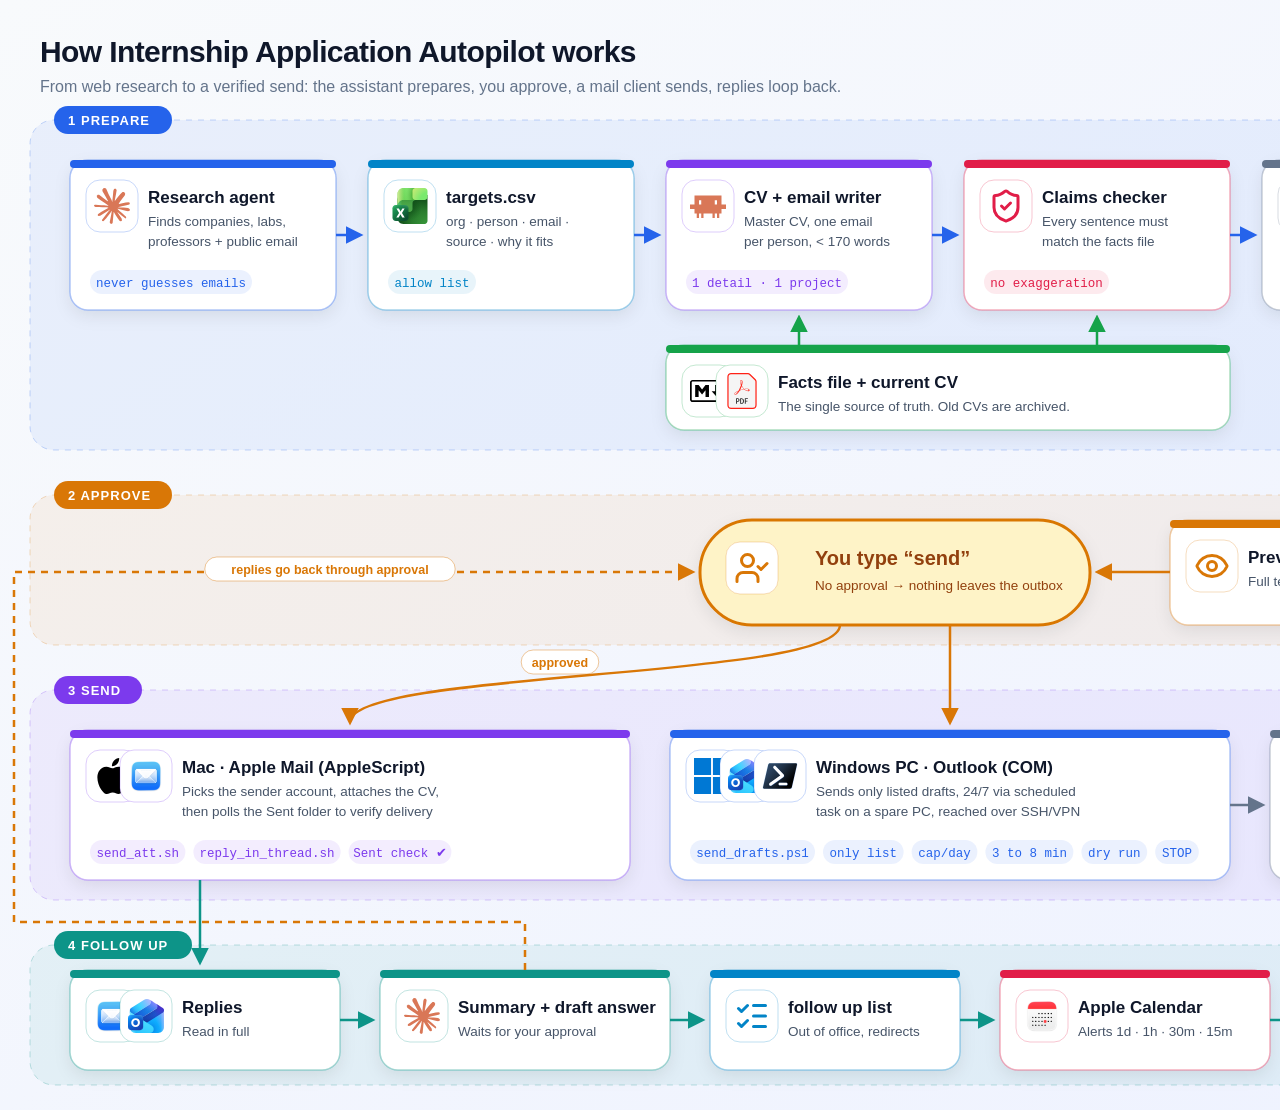
<file: assets/src/architecture.html>
<!doctype html><meta charset="utf-8"><style>body{margin:0}</style><svg xmlns="http://www.w3.org/2000/svg" viewBox="0 0 1600 1110" width="1600" height="1110" font-family="-apple-system,BlinkMacSystemFont,'Segoe UI',Inter,Helvetica,Arial,sans-serif">
<defs><marker id="a2563eb" viewBox="0 0 10 10" refX="8" refY="5" markerWidth="7" markerHeight="7" orient="auto-start-reverse"><path d="M0 0 L10 5 L0 10 z" fill="#2563eb"/></marker><marker id="a0d9488" viewBox="0 0 10 10" refX="8" refY="5" markerWidth="7" markerHeight="7" orient="auto-start-reverse"><path d="M0 0 L10 5 L0 10 z" fill="#0d9488"/></marker><marker id="a7c3aed" viewBox="0 0 10 10" refX="8" refY="5" markerWidth="7" markerHeight="7" orient="auto-start-reverse"><path d="M0 0 L10 5 L0 10 z" fill="#7c3aed"/></marker><marker id="ad97706" viewBox="0 0 10 10" refX="8" refY="5" markerWidth="7" markerHeight="7" orient="auto-start-reverse"><path d="M0 0 L10 5 L0 10 z" fill="#d97706"/></marker><marker id="ae11d48" viewBox="0 0 10 10" refX="8" refY="5" markerWidth="7" markerHeight="7" orient="auto-start-reverse"><path d="M0 0 L10 5 L0 10 z" fill="#e11d48"/></marker><marker id="a16a34a" viewBox="0 0 10 10" refX="8" refY="5" markerWidth="7" markerHeight="7" orient="auto-start-reverse"><path d="M0 0 L10 5 L0 10 z" fill="#16a34a"/></marker><marker id="a64748b" viewBox="0 0 10 10" refX="8" refY="5" markerWidth="7" markerHeight="7" orient="auto-start-reverse"><path d="M0 0 L10 5 L0 10 z" fill="#64748b"/></marker><marker id="a0284c7" viewBox="0 0 10 10" refX="8" refY="5" markerWidth="7" markerHeight="7" orient="auto-start-reverse"><path d="M0 0 L10 5 L0 10 z" fill="#0284c7"/></marker><filter id="sh" x="-10%" y="-10%" width="120%" height="140%"><feDropShadow dx="0" dy="6" stdDeviation="8" flood-color="#0f172a" flood-opacity=".08"/></filter>
<linearGradient id="bg" x1="0" y1="0" x2="1" y2="1"><stop offset="0" stop-color="#f8fafc"/><stop offset="1" stop-color="#eef2ff"/></linearGradient></defs>
<rect width="1600" height="1110" fill="url(#bg)"/>
<text x="40" y="62" font-size="30" font-weight="800" fill="#0f172a" letter-spacing="-.02em">How Internship Application Autopilot works</text>
<text x="40" y="92" font-size="16" fill="#64748b">From web research to a verified send: the assistant prepares, you approve, a mail client sends, replies loop back.</text>
<rect x="30" y="120" width="1540" height="330" rx="24" fill="#2563eb" fill-opacity=".07" stroke="#2563eb" stroke-opacity=".25" stroke-dasharray="6 6"/>
<rect x="54" y="106" width="118" height="28" rx="14" fill="#2563eb"/>
<text x="68" y="125" font-size="13" font-weight="800" fill="#fff" letter-spacing=".08em">1  PREPARE</text>
<rect x="30" y="495" width="1540" height="150" rx="24" fill="#d97706" fill-opacity=".07" stroke="#d97706" stroke-opacity=".25" stroke-dasharray="6 6"/>
<rect x="54" y="481" width="118" height="28" rx="14" fill="#d97706"/>
<text x="68" y="500" font-size="13" font-weight="800" fill="#fff" letter-spacing=".08em">2  APPROVE</text>
<rect x="30" y="690" width="1540" height="210" rx="24" fill="#7c3aed" fill-opacity=".07" stroke="#7c3aed" stroke-opacity=".25" stroke-dasharray="6 6"/>
<rect x="54" y="676" width="88" height="28" rx="14" fill="#7c3aed"/>
<text x="68" y="695" font-size="13" font-weight="800" fill="#fff" letter-spacing=".08em">3  SEND</text>
<rect x="30" y="945" width="1540" height="140" rx="24" fill="#0d9488" fill-opacity=".07" stroke="#0d9488" stroke-opacity=".25" stroke-dasharray="6 6"/>
<rect x="54" y="931" width="138" height="28" rx="14" fill="#0d9488"/>
<text x="68" y="950" font-size="13" font-weight="800" fill="#fff" letter-spacing=".08em">4  FOLLOW UP</text>
<g filter="url(#sh)"><rect x="70" y="160" width="266" height="150" rx="18" fill="#fff" stroke="#2563eb" stroke-opacity=".35" stroke-width="1.5"/></g>
<rect x="70" y="160" width="266" height="8" rx="4" fill="#2563eb"/>
<rect x="86" y="180" width="52" height="52" rx="14" fill="#fff" stroke="#2563eb" stroke-opacity=".25"/>
<image href="[data-uri]" x="94" y="188" width="36" height="36"/>
<text x="148" y="203" font-size="17" font-weight="700" fill="#0f172a">Research agent</text>
<text x="148" y="226" font-size="13.5" fill="#475569">Finds companies, labs,</text>
<text x="148" y="246" font-size="13.5" fill="#475569">professors + public email</text>
<rect x="90" y="270" width="162.0" height="24" rx="12" fill="#2563eb" fill-opacity=".09"/>
<text x="171.0" y="286.5" font-size="12.5" text-anchor="middle" fill="#2563eb" font-family="ui-monospace,Menlo,monospace">never guesses emails</text>
<g filter="url(#sh)"><rect x="368" y="160" width="266" height="150" rx="18" fill="#fff" stroke="#0284c7" stroke-opacity=".35" stroke-width="1.5"/></g>
<rect x="368" y="160" width="266" height="8" rx="4" fill="#0284c7"/>
<rect x="384" y="180" width="52" height="52" rx="14" fill="#fff" stroke="#0284c7" stroke-opacity=".25"/>
<image href="[data-uri]" x="392" y="188" width="36" height="36"/>
<text x="446" y="203" font-size="17" font-weight="700" fill="#0f172a">targets.csv</text>
<text x="446" y="226" font-size="13.5" fill="#475569">org · person · email ·</text>
<text x="446" y="246" font-size="13.5" fill="#475569">source · why it fits</text>
<rect x="388" y="270" width="88.0" height="24" rx="12" fill="#0284c7" fill-opacity=".09"/>
<text x="432.0" y="286.5" font-size="12.5" text-anchor="middle" fill="#0284c7" font-family="ui-monospace,Menlo,monospace">allow list</text>
<g filter="url(#sh)"><rect x="666" y="160" width="266" height="150" rx="18" fill="#fff" stroke="#7c3aed" stroke-opacity=".35" stroke-width="1.5"/></g>
<rect x="666" y="160" width="266" height="8" rx="4" fill="#7c3aed"/>
<rect x="682" y="180" width="52" height="52" rx="14" fill="#fff" stroke="#7c3aed" stroke-opacity=".25"/>
<image href="[data-uri]" x="690" y="188" width="36" height="36"/>
<text x="744" y="203" font-size="17" font-weight="700" fill="#0f172a">CV + email writer</text>
<text x="744" y="226" font-size="13.5" fill="#475569">Master CV, one email</text>
<text x="744" y="246" font-size="13.5" fill="#475569">per person, &lt; 170 words</text>
<rect x="686" y="270" width="162.0" height="24" rx="12" fill="#7c3aed" fill-opacity=".09"/>
<text x="767.0" y="286.5" font-size="12.5" text-anchor="middle" fill="#7c3aed" font-family="ui-monospace,Menlo,monospace">1 detail · 1 project</text>
<g filter="url(#sh)"><rect x="964" y="160" width="266" height="150" rx="18" fill="#fff" stroke="#e11d48" stroke-opacity=".35" stroke-width="1.5"/></g>
<rect x="964" y="160" width="266" height="8" rx="4" fill="#e11d48"/>
<rect x="980" y="180" width="52" height="52" rx="14" fill="#fff" stroke="#e11d48" stroke-opacity=".25"/>
<image href="[data-uri]" x="988" y="188" width="36" height="36"/>
<text x="1042" y="203" font-size="17" font-weight="700" fill="#0f172a">Claims checker</text>
<text x="1042" y="226" font-size="13.5" fill="#475569">Every sentence must</text>
<text x="1042" y="246" font-size="13.5" fill="#475569">match the facts file</text>
<rect x="984" y="270" width="125.0" height="24" rx="12" fill="#e11d48" fill-opacity=".09"/>
<text x="1046.5" y="286.5" font-size="12.5" text-anchor="middle" fill="#e11d48" font-family="ui-monospace,Menlo,monospace">no exaggeration</text>
<g filter="url(#sh)"><rect x="1262" y="160" width="266" height="150" rx="18" fill="#fff" stroke="#64748b" stroke-opacity=".35" stroke-width="1.5"/></g>
<rect x="1262" y="160" width="266" height="8" rx="4" fill="#64748b"/>
<rect x="1278" y="180" width="52" height="52" rx="14" fill="#fff" stroke="#64748b" stroke-opacity=".25"/>
<image href="[data-uri]" x="1286" y="188" width="36" height="36"/>
<rect x="1312" y="180" width="52" height="52" rx="14" fill="#fff" stroke="#64748b" stroke-opacity=".25"/>
<image href="[data-uri]" x="1320" y="188" width="36" height="36"/>
<text x="1374" y="203" font-size="17" font-weight="700" fill="#0f172a">Drafts</text>
<text x="1374" y="226" font-size="13.5" fill="#475569">CV attached.</text>
<text x="1374" y="246" font-size="13.5" fill="#475569">Nothing sent yet.</text>
<rect x="1282" y="270" width="43.6" height="24" rx="12" fill="#64748b" fill-opacity=".09"/>
<text x="1303.8" y="286.5" font-size="12.5" text-anchor="middle" fill="#64748b" font-family="ui-monospace,Menlo,monospace">Mail</text>
<rect x="1333.6" y="270" width="65.80000000000001" height="24" rx="12" fill="#64748b" fill-opacity=".09"/>
<text x="1366.5" y="286.5" font-size="12.5" text-anchor="middle" fill="#64748b" font-family="ui-monospace,Menlo,monospace">Outlook</text>
<g filter="url(#sh)"><rect x="666" y="345" width="564" height="85" rx="18" fill="#fff" stroke="#16a34a" stroke-opacity=".35" stroke-width="1.5"/></g>
<rect x="666" y="345" width="564" height="8" rx="4" fill="#16a34a"/>
<rect x="682" y="365" width="52" height="52" rx="14" fill="#fff" stroke="#16a34a" stroke-opacity=".25"/>
<image href="[data-uri]" x="690" y="373" width="36" height="36"/>
<rect x="716" y="365" width="52" height="52" rx="14" fill="#fff" stroke="#16a34a" stroke-opacity=".25"/>
<image href="[data-uri]" x="724" y="373" width="36" height="36"/>
<text x="778" y="388" font-size="17" font-weight="700" fill="#0f172a">Facts file  +  current CV</text>
<text x="778" y="411" font-size="13.5" fill="#475569">The single source of truth. Old CVs are archived.</text>
<path d="M336 235 H360" fill="none" stroke="#2563eb" stroke-width="2.5" marker-end="url(#a2563eb)"/>
<path d="M634 235 H658" fill="none" stroke="#2563eb" stroke-width="2.5" marker-end="url(#a2563eb)"/>
<path d="M932 235 H956" fill="none" stroke="#2563eb" stroke-width="2.5" marker-end="url(#a2563eb)"/>
<path d="M1230 235 H1254" fill="none" stroke="#2563eb" stroke-width="2.5" marker-end="url(#a2563eb)"/>
<path d="M799 345 V318" fill="none" stroke="#16a34a" stroke-width="2.5" marker-end="url(#a16a34a)"/>
<path d="M1097 345 V318" fill="none" stroke="#16a34a" stroke-width="2.5" marker-end="url(#a16a34a)"/>
<g filter="url(#sh)"><rect x="1170" y="520" width="360" height="105" rx="18" fill="#fff" stroke="#d97706" stroke-opacity=".35" stroke-width="1.5"/></g>
<rect x="1170" y="520" width="360" height="8" rx="4" fill="#d97706"/>
<rect x="1186" y="540" width="52" height="52" rx="14" fill="#fff" stroke="#d97706" stroke-opacity=".25"/>
<image href="[data-uri]" x="1194" y="548" width="36" height="36"/>
<text x="1248" y="563" font-size="17" font-weight="700" fill="#0f172a">Preview every email</text>
<text x="1248" y="586" font-size="13.5" fill="#475569">Full text, recipient, attachment</text>
<g filter="url(#sh)"><rect x="700" y="520" width="390" height="105" rx="52" fill="#fef3c7" stroke="#d97706" stroke-width="3"/></g>
<rect x="726" y="542" width="52" height="52" rx="14" fill="#fff" stroke="#d97706" stroke-opacity=".25"/>
<image href="[data-uri]" x="734" y="550" width="36" height="36"/>
<text x="815" y="565" font-size="20" font-weight="800" fill="#92400e">You type “send”</text>
<text x="815" y="590" font-size="13.5" fill="#92400e">No approval → nothing leaves the outbox</text>
<path d="M1395 310 V512" fill="none" stroke="#64748b" stroke-width="2.5" marker-end="url(#a64748b)"/>
<path d="M1170 572 H1098" fill="none" stroke="#d97706" stroke-width="2.5" marker-end="url(#ad97706)"/>
<g filter="url(#sh)"><rect x="70" y="730" width="560" height="150" rx="18" fill="#fff" stroke="#7c3aed" stroke-opacity=".35" stroke-width="1.5"/></g>
<rect x="70" y="730" width="560" height="8" rx="4" fill="#7c3aed"/>
<rect x="86" y="750" width="52" height="52" rx="14" fill="#fff" stroke="#7c3aed" stroke-opacity=".25"/>
<image href="[data-uri]" x="94" y="758" width="36" height="36"/>
<rect x="120" y="750" width="52" height="52" rx="14" fill="#fff" stroke="#7c3aed" stroke-opacity=".25"/>
<image href="[data-uri]" x="128" y="758" width="36" height="36"/>
<text x="182" y="773" font-size="17" font-weight="700" fill="#0f172a">Mac · Apple Mail (AppleScript)</text>
<text x="182" y="796" font-size="13.5" fill="#475569">Picks the sender account, attaches the CV,</text>
<text x="182" y="816" font-size="13.5" fill="#475569">then polls the Sent folder to verify delivery</text>
<rect x="90" y="840" width="95.4" height="24" rx="12" fill="#7c3aed" fill-opacity=".09"/>
<text x="137.7" y="856.5" font-size="12.5" text-anchor="middle" fill="#7c3aed" font-family="ui-monospace,Menlo,monospace">send_att.sh</text>
<rect x="193.4" y="840" width="147.20000000000002" height="24" rx="12" fill="#7c3aed" fill-opacity=".09"/>
<text x="267.0" y="856.5" font-size="12.5" text-anchor="middle" fill="#7c3aed" font-family="ui-monospace,Menlo,monospace">reply_in_thread.sh</text>
<rect x="348.6" y="840" width="102.80000000000001" height="24" rx="12" fill="#7c3aed" fill-opacity=".09"/>
<text x="400.0" y="856.5" font-size="12.5" text-anchor="middle" fill="#7c3aed" font-family="ui-monospace,Menlo,monospace">Sent check ✔</text>
<g filter="url(#sh)"><rect x="670" y="730" width="560" height="150" rx="18" fill="#fff" stroke="#2563eb" stroke-opacity=".35" stroke-width="1.5"/></g>
<rect x="670" y="730" width="560" height="8" rx="4" fill="#2563eb"/>
<rect x="686" y="750" width="52" height="52" rx="14" fill="#fff" stroke="#2563eb" stroke-opacity=".25"/>
<image href="[data-uri]" x="694" y="758" width="36" height="36"/>
<rect x="720" y="750" width="52" height="52" rx="14" fill="#fff" stroke="#2563eb" stroke-opacity=".25"/>
<image href="[data-uri]" x="728" y="758" width="36" height="36"/>
<rect x="754" y="750" width="52" height="52" rx="14" fill="#fff" stroke="#2563eb" stroke-opacity=".25"/>
<image href="[data-uri]" x="762" y="758" width="36" height="36"/>
<text x="816" y="773" font-size="17" font-weight="700" fill="#0f172a">Windows PC · Outlook (COM)</text>
<text x="816" y="796" font-size="13.5" fill="#475569">Sends only listed drafts, 24/7 via scheduled</text>
<text x="816" y="816" font-size="13.5" fill="#475569">task on a spare PC, reached over SSH/VPN</text>
<rect x="690" y="840" width="125.0" height="24" rx="12" fill="#2563eb" fill-opacity=".09"/>
<text x="752.5" y="856.5" font-size="12.5" text-anchor="middle" fill="#2563eb" font-family="ui-monospace,Menlo,monospace">send_drafts.ps1</text>
<rect x="823.0" y="840" width="80.60000000000001" height="24" rx="12" fill="#2563eb" fill-opacity=".09"/>
<text x="863.3" y="856.5" font-size="12.5" text-anchor="middle" fill="#2563eb" font-family="ui-monospace,Menlo,monospace">only list</text>
<rect x="911.6" y="840" width="65.80000000000001" height="24" rx="12" fill="#2563eb" fill-opacity=".09"/>
<text x="944.5" y="856.5" font-size="12.5" text-anchor="middle" fill="#2563eb" font-family="ui-monospace,Menlo,monospace">cap/day</text>
<rect x="985.4000000000001" y="840" width="88.0" height="24" rx="12" fill="#2563eb" fill-opacity=".09"/>
<text x="1029.4" y="856.5" font-size="12.5" text-anchor="middle" fill="#2563eb" font-family="ui-monospace,Menlo,monospace">3 to 8 min</text>
<rect x="1081.4" y="840" width="65.80000000000001" height="24" rx="12" fill="#2563eb" fill-opacity=".09"/>
<text x="1114.3000000000002" y="856.5" font-size="12.5" text-anchor="middle" fill="#2563eb" font-family="ui-monospace,Menlo,monospace">dry run</text>
<rect x="1155.2" y="840" width="43.6" height="24" rx="12" fill="#2563eb" fill-opacity=".09"/>
<text x="1177.0" y="856.5" font-size="12.5" text-anchor="middle" fill="#2563eb" font-family="ui-monospace,Menlo,monospace">STOP</text>
<g filter="url(#sh)"><rect x="1270" y="730" width="260" height="150" rx="18" fill="#fff" stroke="#64748b" stroke-opacity=".35" stroke-width="1.5"/></g>
<rect x="1270" y="730" width="260" height="8" rx="4" fill="#64748b"/>
<rect x="1286" y="750" width="52" height="52" rx="14" fill="#fff" stroke="#64748b" stroke-opacity=".25"/>
<image href="[data-uri]" x="1294" y="758" width="36" height="36"/>
<text x="1348" y="773" font-size="17" font-weight="700" fill="#0f172a">sent_log.csv</text>
<text x="1348" y="796" font-size="13.5" fill="#475569">Every address once.</text>
<text x="1348" y="816" font-size="13.5" fill="#475569">Checked before each send</text>
<rect x="1290" y="840" width="117.60000000000001" height="24" rx="12" fill="#64748b" fill-opacity=".09"/>
<text x="1348.8" y="856.5" font-size="12.5" text-anchor="middle" fill="#64748b" font-family="ui-monospace,Menlo,monospace">no double mail</text>
<path d="M840 625 C 840 680, 350 670, 350 722" fill="none" stroke="#d97706" stroke-width="2.5" marker-end="url(#ad97706)"/>
<rect x="521.2" y="650" width="77.6" height="24" rx="12" fill="#fff" stroke="#d97706" stroke-opacity=".4"/>
<text x="560" y="667" font-size="12.5" text-anchor="middle" fill="#d97706" font-weight="600">approved</text>
<path d="M950 625 V722" fill="none" stroke="#d97706" stroke-width="2.5" marker-end="url(#ad97706)"/>
<path d="M1230 805 H1262" fill="none" stroke="#64748b" stroke-width="2.5" marker-end="url(#a64748b)"/>
<g filter="url(#sh)"><rect x="70" y="970" width="270" height="100" rx="18" fill="#fff" stroke="#0d9488" stroke-opacity=".35" stroke-width="1.5"/></g>
<rect x="70" y="970" width="270" height="8" rx="4" fill="#0d9488"/>
<rect x="86" y="990" width="52" height="52" rx="14" fill="#fff" stroke="#0d9488" stroke-opacity=".25"/>
<image href="[data-uri]" x="94" y="998" width="36" height="36"/>
<rect x="120" y="990" width="52" height="52" rx="14" fill="#fff" stroke="#0d9488" stroke-opacity=".25"/>
<image href="[data-uri]" x="128" y="998" width="36" height="36"/>
<text x="182" y="1013" font-size="17" font-weight="700" fill="#0f172a">Replies</text>
<text x="182" y="1036" font-size="13.5" fill="#475569">Read in full</text>
<g filter="url(#sh)"><rect x="380" y="970" width="290" height="100" rx="18" fill="#fff" stroke="#0d9488" stroke-opacity=".35" stroke-width="1.5"/></g>
<rect x="380" y="970" width="290" height="8" rx="4" fill="#0d9488"/>
<rect x="396" y="990" width="52" height="52" rx="14" fill="#fff" stroke="#0d9488" stroke-opacity=".25"/>
<image href="[data-uri]" x="404" y="998" width="36" height="36"/>
<text x="458" y="1013" font-size="17" font-weight="700" fill="#0f172a">Summary + draft answer</text>
<text x="458" y="1036" font-size="13.5" fill="#475569">Waits for your approval</text>
<g filter="url(#sh)"><rect x="710" y="970" width="250" height="100" rx="18" fill="#fff" stroke="#0284c7" stroke-opacity=".35" stroke-width="1.5"/></g>
<rect x="710" y="970" width="250" height="8" rx="4" fill="#0284c7"/>
<rect x="726" y="990" width="52" height="52" rx="14" fill="#fff" stroke="#0284c7" stroke-opacity=".25"/>
<image href="[data-uri]" x="734" y="998" width="36" height="36"/>
<text x="788" y="1013" font-size="17" font-weight="700" fill="#0f172a">follow up list</text>
<text x="788" y="1036" font-size="13.5" fill="#475569">Out of office, redirects</text>
<g filter="url(#sh)"><rect x="1000" y="970" width="270" height="100" rx="18" fill="#fff" stroke="#e11d48" stroke-opacity=".35" stroke-width="1.5"/></g>
<rect x="1000" y="970" width="270" height="8" rx="4" fill="#e11d48"/>
<rect x="1016" y="990" width="52" height="52" rx="14" fill="#fff" stroke="#e11d48" stroke-opacity=".25"/>
<image href="[data-uri]" x="1024" y="998" width="36" height="36"/>
<text x="1078" y="1013" font-size="17" font-weight="700" fill="#0f172a">Apple Calendar</text>
<text x="1078" y="1036" font-size="13.5" fill="#475569">Alerts 1d · 1h · 30m · 15m</text>
<g filter="url(#sh)"><rect x="1310" y="970" width="220" height="100" rx="18" fill="#fff" stroke="#16a34a" stroke-opacity=".35" stroke-width="1.5"/></g>
<rect x="1310" y="970" width="220" height="8" rx="4" fill="#16a34a"/>
<rect x="1326" y="990" width="52" height="52" rx="14" fill="#fff" stroke="#16a34a" stroke-opacity=".25"/>
<image href="[data-uri]" x="1334" y="998" width="36" height="36"/>
<text x="1388" y="1013" font-size="17" font-weight="700" fill="#0f172a">status.md</text>
<text x="1388" y="1036" font-size="13.5" fill="#475569">Meetings + decisions</text>
<path d="M200 880 V962" fill="none" stroke="#0d9488" stroke-width="2.5" marker-end="url(#a0d9488)"/>
<path d="M340 1020 H372" fill="none" stroke="#0d9488" stroke-width="2.5" marker-end="url(#a0d9488)"/>
<path d="M670 1020 H702" fill="none" stroke="#0d9488" stroke-width="2.5" marker-end="url(#a0d9488)"/>
<path d="M960 1020 H992" fill="none" stroke="#0d9488" stroke-width="2.5" marker-end="url(#a0d9488)"/>
<path d="M1270 1020 H1302" fill="none" stroke="#0d9488" stroke-width="2.5" marker-end="url(#a0d9488)"/>
<path d="M525 970 V922 H14 V572 H692" fill="none" stroke="#d97706" stroke-width="2.5" stroke-dasharray="7 6" marker-end="url(#ad97706)"/>
<rect x="204.8" y="557" width="250.4" height="24" rx="12" fill="#fff" stroke="#d97706" stroke-opacity=".4"/>
<text x="330" y="574" font-size="12.5" text-anchor="middle" fill="#d97706" font-weight="600">replies go back through approval</text>
</svg>
</file>
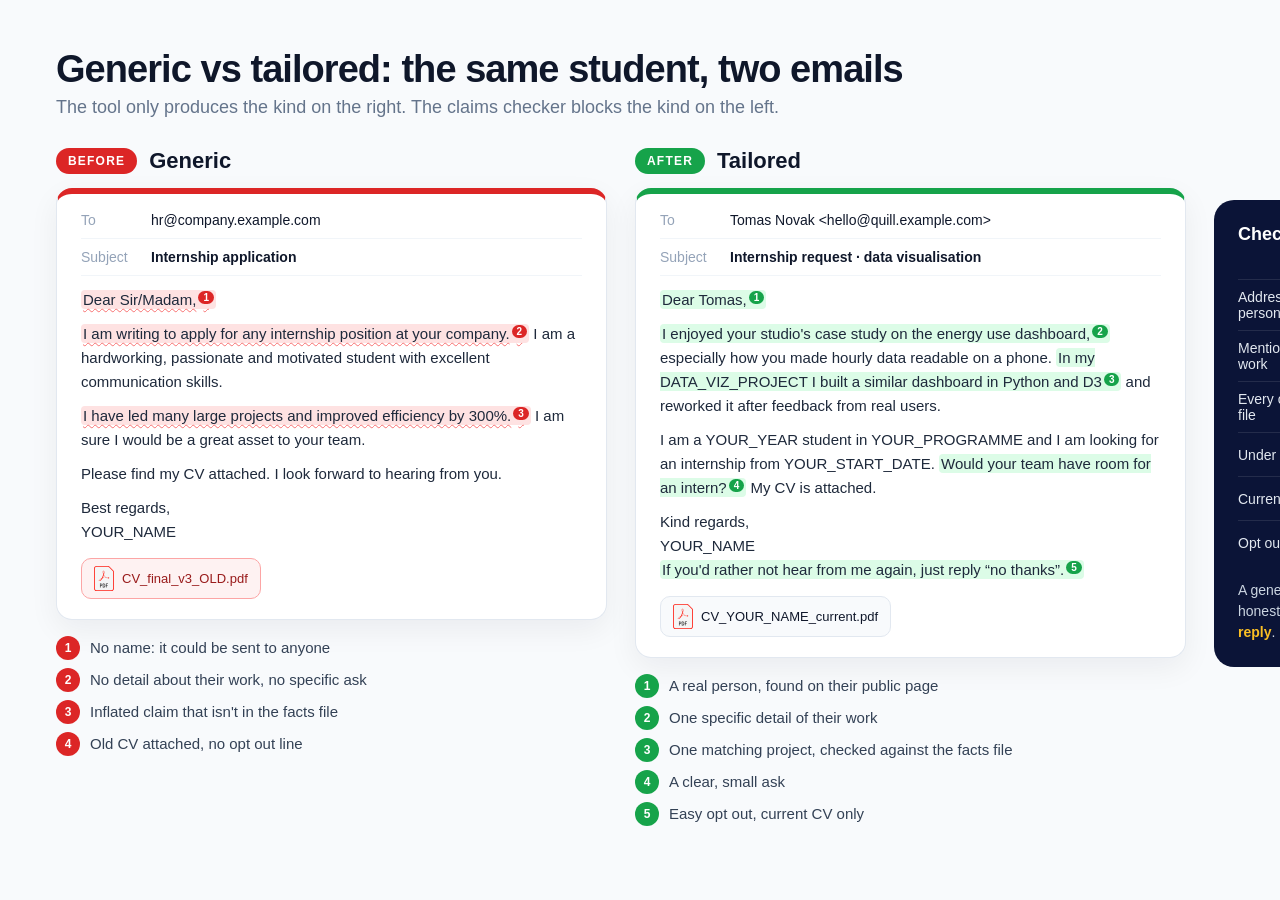
<file: assets/src/compare.html>
<!doctype html><html><head><meta charset="utf-8"><link rel="stylesheet" href="base.css"><style>
body{width:1600px;height:900px;background:#f8fafc;padding:48px 56px}
h1{font-size:38px;font-weight:800;letter-spacing:-.025em} .sub{color:#64748b;font-size:18px;margin-top:6px}
.grid{display:grid;grid-template-columns:1fr 1fr 330px;gap:28px;margin-top:30px}
.head{display:flex;align-items:center;gap:12px;margin-bottom:14px} .head h2{font-size:22px}
.tag{font-size:12px;font-weight:800;letter-spacing:.1em;padding:6px 12px;border-radius:99px;color:#fff}
.bad .tag{background:#dc2626} .good .tag{background:#16a34a}
.mail{background:#fff;border-radius:16px;border:1px solid #e2e8f0;box-shadow:0 10px 30px rgba(15,23,42,.06);padding:8px 24px 20px;border-top:6px solid}
.bad .mail{border-top-color:#dc2626} .good .mail{border-top-color:#16a34a}
.f{font-size:14px;padding:10px 0;border-bottom:1px solid #f1f5f9;color:#0f172a} .f span{display:inline-block;width:70px;color:#94a3b8}
.body{font-size:15px;line-height:1.6;color:#1e293b;margin-top:12px} .body p{margin-bottom:10px}
.hl{border-radius:4px;padding:1px 2px} .hl sup{font-size:10px;font-weight:800;margin-left:2px;color:#fff;border-radius:99px;padding:1px 5px;vertical-align:4px}
.hl.bad{background:#fee2e2;text-decoration:underline wavy #f87171 1px;text-underline-offset:3px} .hl.bad sup{background:#dc2626}
.hl.good{background:#dcfce7} .hl.good sup{background:#16a34a}
.att{display:inline-flex;gap:8px;align-items:center;font-size:13px;padding:7px 12px;border:1px solid #e2e8f0;border-radius:10px;background:#f8fafc;margin-top:4px} .att img{width:20px}
.bad .att{border-color:#fca5a5;background:#fef2f2;color:#991b1b}
.notes{list-style:none;margin-top:16px} .notes li{display:flex;gap:10px;align-items:center;font-size:15px;color:#334155;margin:8px 0}
.notes b{width:24px;height:24px;border-radius:50%;color:#fff;display:grid;place-items:center;font-size:12px;flex:none} .notes b.bad{background:#dc2626} .notes b.good{background:#16a34a}
.score{background:#0b1437;border-radius:20px;padding:24px;color:#e2e8f0;align-self:start;margin-top:52px}
.score h3{font-size:18px;color:#fff;margin-bottom:14px} table{width:100%;border-collapse:collapse;font-size:14px}
th{text-align:center;font-size:11px;letter-spacing:.08em;color:#94a3b8;padding-bottom:8px} th:first-child{text-align:left}
td{padding:9px 0;border-top:1px solid rgba(255,255,255,.1)} td:not(:first-child){text-align:center;width:62px} td img{width:22px;background:#fff;border-radius:50%;padding:2px}
.res{margin-top:16px;font-size:14px;line-height:1.5;color:#cbd5e1} .res b{color:#fbbf24}
</style></head><body>
<h1>Generic vs tailored: the same student, two emails</h1>
<div class="sub">The tool only produces the kind on the right. The claims checker blocks the kind on the left.</div>
<div class="grid">
<div class="col bad"><div class="head"><span class="tag">BEFORE</span><h2>Generic</h2></div>
<div class="mail"><div class="f"><span>To</span>hr@company.example.com</div><div class="f"><span>Subject</span><b>Internship application</b></div>
<div class="body"><p><span class="hl bad">Dear Sir/Madam,<sup>1</sup></span></p>
<p><span class="hl bad">I am writing to apply for any internship position at your company.<sup>2</sup></span> I am a hardworking, passionate and motivated student with excellent communication skills.</p>
<p><span class="hl bad">I have led many large projects and improved efficiency by 300%.<sup>3</sup></span> I am sure I would be a great asset to your team.</p>
<p>Please find my CV attached. I look forward to hearing from you.</p>
<p>Best regards,<br>YOUR_NAME</p></div><div class="att"><img src="[data-uri]">CV_final_v3_OLD.pdf</div></div><ul class="notes"><li><b class="bad">1</b>No name: it could be sent to anyone</li><li><b class="bad">2</b>No detail about their work, no specific ask</li><li><b class="bad">3</b>Inflated claim that isn't in the facts file</li><li><b class="bad">4</b>Old CV attached, no opt out line</li></ul></div>
<div class="col good"><div class="head"><span class="tag">AFTER</span><h2>Tailored</h2></div>
<div class="mail"><div class="f"><span>To</span>Tomas Novak &lt;hello@quill.example.com&gt;</div><div class="f"><span>Subject</span><b>Internship request · data visualisation</b></div>
<div class="body"><p><span class="hl good">Dear Tomas,<sup>1</sup></span></p>
<p><span class="hl good">I enjoyed your studio's case study on the energy use dashboard,<sup>2</sup></span> especially how you made hourly data readable on a phone. <span class="hl good">In my DATA_VIZ_PROJECT I built a similar dashboard in Python and D3<sup>3</sup></span> and reworked it after feedback from real users.</p>
<p>I am a YOUR_YEAR student in YOUR_PROGRAMME and I am looking for an internship from YOUR_START_DATE. <span class="hl good">Would your team have room for an intern?<sup>4</sup></span> My CV is attached.</p>
<p>Kind regards,<br>YOUR_NAME<br><span class="hl good">If you'd rather not hear from me again, just reply “no thanks”.<sup>5</sup></span></p></div><div class="att"><img src="[data-uri]">CV_YOUR_NAME_current.pdf</div></div><ul class="notes"><li><b class="good">1</b>A real person, found on their public page</li><li><b class="good">2</b>One specific detail of their work</li><li><b class="good">3</b>One matching project, checked against the facts file</li><li><b class="good">4</b>A clear, small ask</li><li><b class="good">5</b>Easy opt out, current CV only</li></ul></div>
<div class="score"><h3>Checklist</h3><table><tr><th></th><th>BEFORE</th><th>AFTER</th></tr><tr><td>Addressed to a named person</td><td><img src="[data-uri]"></td><td><img src="[data-uri]"></td></tr><tr><td>Mentions their actual work</td><td><img src="[data-uri]"></td><td><img src="[data-uri]"></td></tr><tr><td>Every claim is in the facts file</td><td><img src="[data-uri]"></td><td><img src="[data-uri]"></td></tr><tr><td>Under 170 words</td><td><img src="[data-uri]"></td><td><img src="[data-uri]"></td></tr><tr><td>Current CV attached</td><td><img src="[data-uri]"></td><td><img src="[data-uri]"></td></tr><tr><td>Opt out line</td><td><img src="[data-uri]"></td><td><img src="[data-uri]"></td></tr></table>
<div class="res">A generic email is easy to ignore. A specific, honest one gives the reader <b>a reason to reply</b>.</div></div>
</div></body></html>
</file>
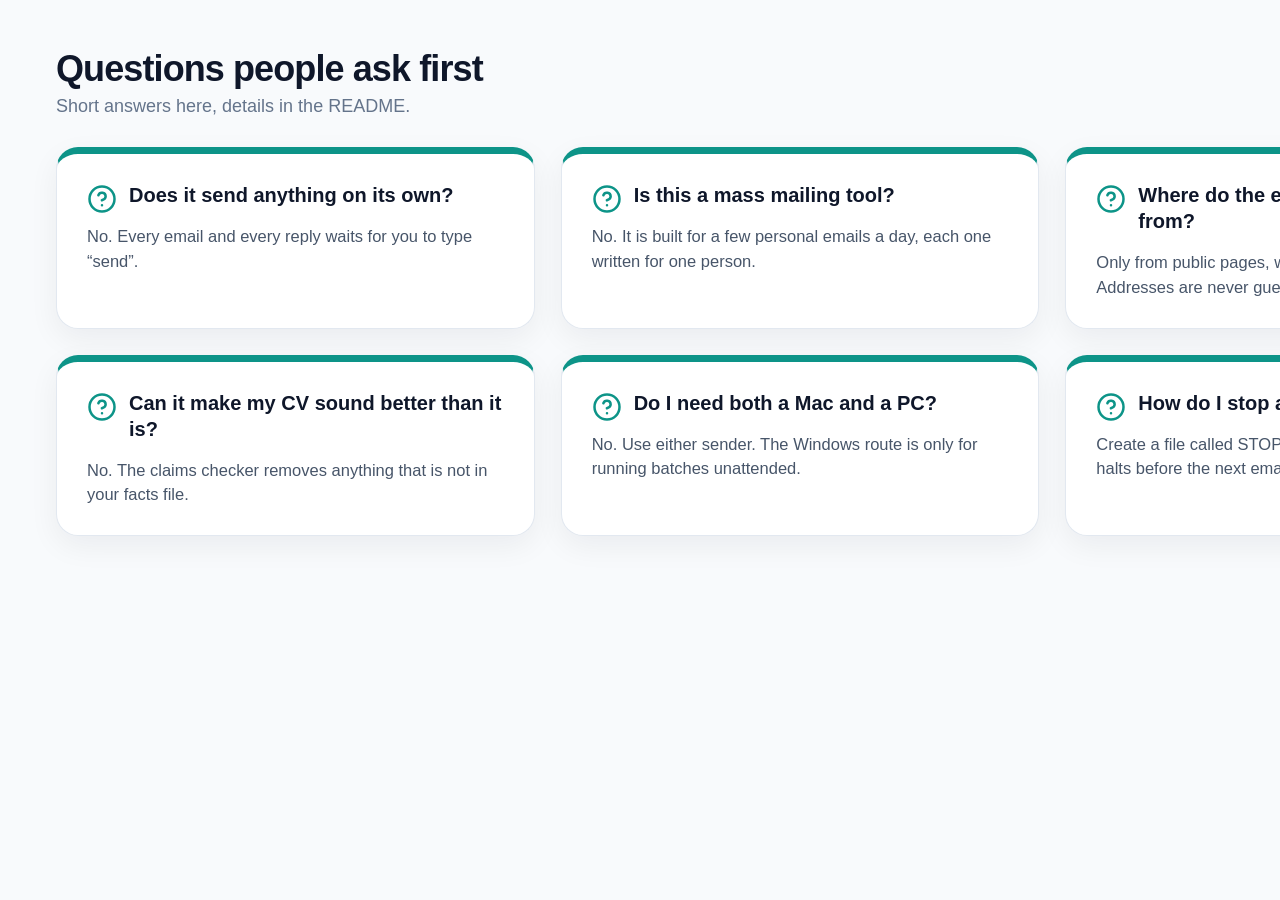
<file: assets/src/faq.html>
<!doctype html><html><head><meta charset="utf-8"><link rel="stylesheet" href="base.css"><style>body{width:1600px;background:#f8fafc;padding:48px 56px}
h1{font-size:36px;font-weight:800;letter-spacing:-.025em} .sub{color:#64748b;font-size:18px;margin-top:6px}
.grid{display:grid;gap:26px;margin-top:30px}
.card{background:#fff;border-radius:22px;border:1px solid #e2e8f0;box-shadow:0 10px 30px rgba(15,23,42,.06);padding:28px 30px;border-top:7px solid var(--c)}
.logos{display:flex;gap:10px;margin-bottom:16px}.logos span{width:60px;height:60px;border-radius:16px;border:1px solid #e2e8f0;display:grid;place-items:center;background:#fff}.logos img{width:38px;height:38px}
h2{font-size:24px;margin-bottom:6px} .role{color:#64748b;font-size:16px;margin-bottom:16px}
ol{margin-left:22px;font-size:16.5px;line-height:1.55;color:#1e293b} ol li{margin:7px 0} code{font-family:ui-monospace,Menlo,monospace;font-size:14.5px;background:#f1f5f9;padding:2px 7px;border-radius:6px}
</style></head><body><h1>Questions people ask first</h1><div class="sub">Short answers here, details in the README.</div>
<div class="grid" style="grid-template-columns:repeat(3,1fr)"><div class="card" style="--c:#0d9488"><div class="q"><img src="[data-uri]"><h2>Does it send anything on its own?</h2></div><p>No. Every email and every reply waits for you to type “send”.</p></div><div class="card" style="--c:#0d9488"><div class="q"><img src="[data-uri]"><h2>Is this a mass mailing tool?</h2></div><p>No. It is built for a few personal emails a day, each one written for one person.</p></div><div class="card" style="--c:#0d9488"><div class="q"><img src="[data-uri]"><h2>Where do the email addresses come from?</h2></div><p>Only from public pages, with the source link saved. Addresses are never guessed.</p></div><div class="card" style="--c:#0d9488"><div class="q"><img src="[data-uri]"><h2>Can it make my CV sound better than it is?</h2></div><p>No. The claims checker removes anything that is not in your facts file.</p></div><div class="card" style="--c:#0d9488"><div class="q"><img src="[data-uri]"><h2>Do I need both a Mac and a PC?</h2></div><p>No. Use either sender. The Windows route is only for running batches unattended.</p></div><div class="card" style="--c:#0d9488"><div class="q"><img src="[data-uri]"><h2>How do I stop a run right now?</h2></div><p>Create a file called STOP next to the script. Sending halts before the next email.</p></div></div>
<style>.q{display:flex;gap:12px;align-items:flex-start}.q img{width:30px;flex:none;margin-top:2px}.q h2{font-size:20px;line-height:1.3}.card p{font-size:16.5px;line-height:1.5;color:#475569;margin-top:10px}</style></body></html>
</file>
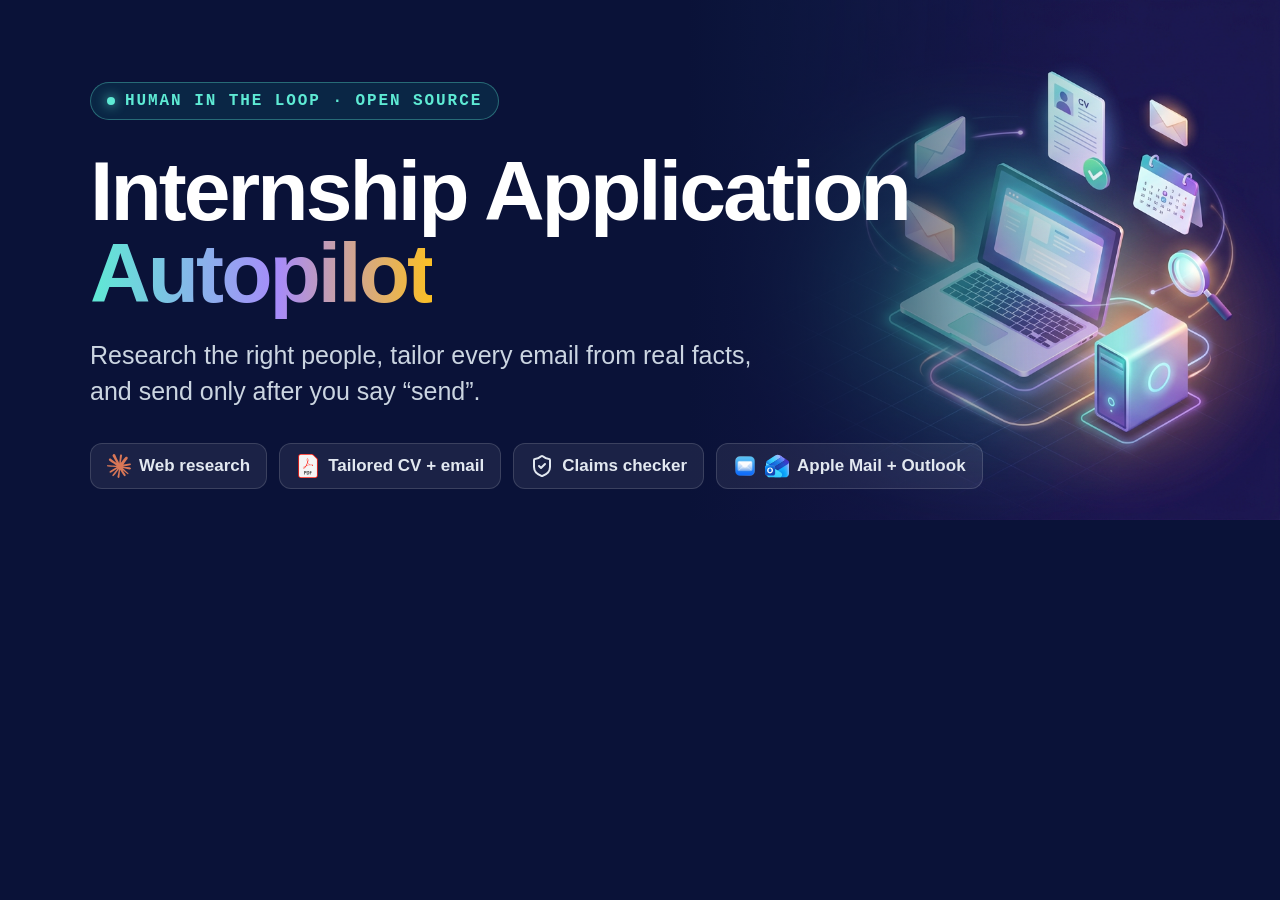
<file: assets/src/hero.html>
<!doctype html><html><head><meta charset="utf-8"><link rel="stylesheet" href="base.css"><style>
body{width:1600px;height:520px;overflow:hidden;background:#0a1238 url(hero_bg.png) right center/auto 100% no-repeat;position:relative;color:#fff}
body:before{content:"";position:absolute;inset:0;background:linear-gradient(90deg,#0a1238 0%,#0a1238 43%,rgba(10,18,56,.55) 56%,rgba(10,18,56,0) 70%)}
.w{position:relative;padding:82px 90px}
.tag{display:inline-flex;gap:10px;align-items:center;font:600 16px/1 ui-monospace,Menlo,monospace;letter-spacing:.12em;text-transform:uppercase;color:#5eead4;background:rgba(20,184,166,.12);border:1px solid rgba(94,234,212,.35);padding:10px 16px;border-radius:99px}
.tag i{width:8px;height:8px;border-radius:50%;background:#5eead4;box-shadow:0 0 12px #5eead4}
h1{font-size:84px;line-height:.98;font-weight:800;letter-spacing:-.035em;margin:30px 0 22px}
h1 span{background:linear-gradient(90deg,#5eead4,#a78bfa 55%,#fbbf24);-webkit-background-clip:text;color:transparent}
p{font-size:25px;line-height:1.45;color:#cbd5e1;max-width:700px}
.pills{display:flex;gap:12px;margin-top:34px}
.pills b img{width:24px;height:24px;margin-right:8px}.pills b{display:inline-flex;align-items:center;font-weight:600;font-size:17px;padding:10px 16px;border-radius:12px;background:rgba(255,255,255,.07);border:1px solid rgba(255,255,255,.14);color:#e2e8f0}
</style></head><body><div class="w">
<div class="tag"><i></i>human in the loop · open source</div>
<h1>Internship Application<br><span>Autopilot</span></h1>
<p>Research the right people, tailor every email from real facts, and send only after you say&nbsp;“send”.</p>
<div class="pills"><b><img src="[data-uri]">Web research</b><b><img src="[data-uri]">Tailored CV + email</b><b><img src="[data-uri]">Claims checker</b><b><img src="[data-uri]"><img src="[data-uri]">Apple Mail + Outlook</b></div>
</div></body></html>
</file>
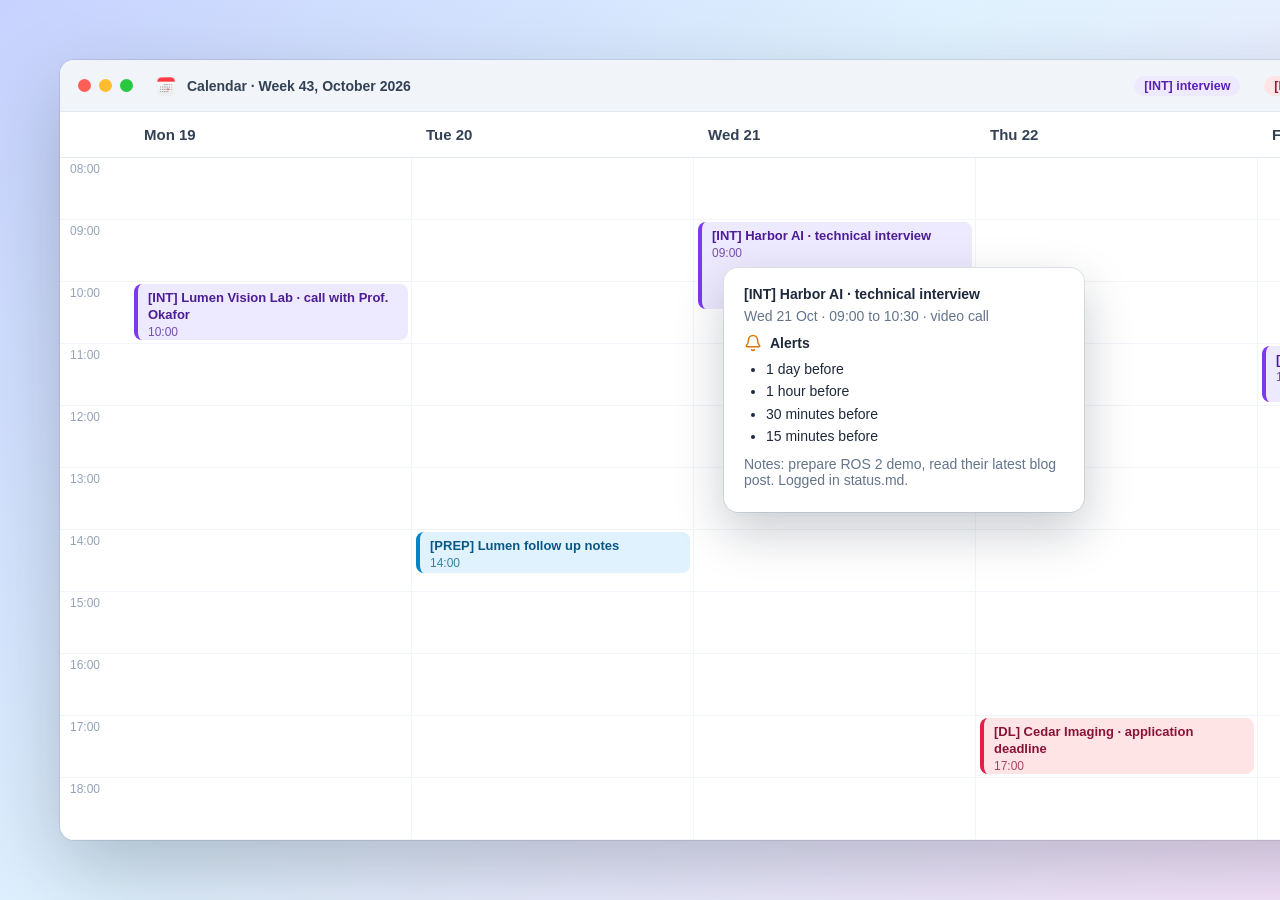
<file: assets/src/mock_calendar.html>
<!doctype html><html><head><meta charset="utf-8"><link rel="stylesheet" href="base.css"><style>
body{width:1600px;height:900px;background:linear-gradient(135deg,#c7d2fe,#e0f2fe 45%,#fae8ff);display:grid;place-items:center}
.win{width:1480px;border-radius:14px;overflow:hidden;box-shadow:0 30px 80px rgba(15,23,42,.25),0 0 0 1px rgba(15,23,42,.08);background:#fff}
.bar{height:52px;display:flex;align-items:center;gap:10px;padding:0 18px;background:#f1f5f9;border-bottom:1px solid #e2e8f0;font-size:14px;color:#334155}
.dots{display:flex;gap:8px;margin-right:12px}.dots i{width:13px;height:13px;border-radius:50%;background:#ff5f57}.dots i:nth-child(2){background:#febc2e}.dots i:nth-child(3){background:#28c840}
.bar img{width:22px;height:22px}.bar b{font-weight:600}.bar .sp{flex:1}
.chip{display:inline-block;padding:3px 10px;border-radius:99px;font-size:12.5px;font-weight:600}
.new{background:#e0f2fe;color:#0369a1}.drafted{background:#f1f5f9;color:#475569}.approved{background:#fef3c7;color:#92400e}.sent{background:#dcfce7;color:#166534}.replied{background:#ede9fe;color:#5b21b6}.follow{background:#ffe4e6;color:#9f1239}
.mono{font-family:ui-monospace,SFMono-Regular,Menlo,Consolas,monospace}
.chip.int{background:#ede9fe;color:#5b21b6}.chip.dl{background:#ffe4e6;color:#9f1239}.chip.prep{background:#e0f2fe;color:#0369a1}
.days{display:grid;grid-template-columns:70px repeat(5,1fr);border-bottom:1px solid #e2e8f0}.days div{padding:14px;font-weight:700;font-size:15px;color:#334155}
.body{display:grid;grid-template-columns:70px 1fr;position:relative}.hr{height:62px;border-bottom:1px solid #f1f5f9;font-size:12px;color:#94a3b8;padding:4px 10px}
.cols{position:relative;background:repeating-linear-gradient(90deg,transparent 0 calc(20% - 1px),#f1f5f9 calc(20% - 1px) 20%),repeating-linear-gradient(transparent 0 61px,#f1f5f9 61px 62px)}
.ev{position:absolute;width:calc(20% - 8px);border-radius:8px;padding:6px 10px;font-size:13px;overflow:hidden;border-left:4px solid}.ev b{display:block;font-weight:600;line-height:1.3}.ev span{font-size:12px;opacity:.75}
.ev.int{background:#ede9fe;color:#4c1d95;border-color:#7c3aed}.ev.dl{background:#ffe4e6;color:#881337;border-color:#e11d48}.ev.prep{background:#e0f2fe;color:#075985;border-color:#0284c7}
.pop{position:absolute;left:calc(40% + 30px);top:110px;width:360px;background:#fff;border-radius:14px;box-shadow:0 20px 50px rgba(15,23,42,.22),0 0 0 1px #e2e8f0;padding:18px 20px;font-size:14px;color:#1e293b;z-index:2}
.pop .t{color:#64748b;margin:6px 0}.al{display:flex;gap:8px;align-items:center;font-weight:700;margin-top:10px}.al img{width:18px}.pop ul{margin:6px 0 8px 22px;line-height:1.6}</style></head><body><div class="win"><div class="bar"><div class="dots"><i></i><i></i><i></i></div><img src="[data-uri]"><b>Calendar · Week 43, October 2026</b><span class="sp"></span><span class="chip int">[INT] interview</span>&nbsp;<span class="chip dl">[DL] deadline</span>&nbsp;<span class="chip prep">[PREP] preparation</span></div>
<div class="cal"><div class="days"><div></div><div>Mon 19</div><div>Tue 20</div><div>Wed 21</div><div>Thu 22</div><div>Fri 23</div></div>
<div class="body"><div class="hours"><div class="hr"><span>08:00</span></div><div class="hr"><span>09:00</span></div><div class="hr"><span>10:00</span></div><div class="hr"><span>11:00</span></div><div class="hr"><span>12:00</span></div><div class="hr"><span>13:00</span></div><div class="hr"><span>14:00</span></div><div class="hr"><span>15:00</span></div><div class="hr"><span>16:00</span></div><div class="hr"><span>17:00</span></div><div class="hr"><span>18:00</span></div></div><div class="cols"><div class="ev int" style="left:calc(0*20% + 4px);top:126px;height:56px"><b>[INT] Lumen Vision Lab · call with Prof. Okafor</b><span>10:00</span></div><div class="ev prep" style="left:calc(1*20% + 4px);top:374px;height:40.5px"><b>[PREP] Lumen follow up notes</b><span>14:00</span></div><div class="ev int" style="left:calc(2*20% + 4px);top:64px;height:87.0px"><b>[INT] Harbor AI · technical interview</b><span>09:00</span></div><div class="ev dl" style="left:calc(3*20% + 4px);top:560px;height:56px"><b>[DL] Cedar Imaging · application deadline</b><span>17:00</span></div><div class="ev int" style="left:calc(4*20% + 4px);top:188px;height:56px"><b>[INT] Northwind Robotics · team chat</b><span>11:00</span></div>
<div class="pop"><b>[INT] Harbor AI · technical interview</b><div class="t">Wed 21 Oct · 09:00 to 10:30 · video call</div>
<div class="al"><img src="[data-uri]">Alerts</div><ul><li>1 day before</li><li>1 hour before</li><li>30 minutes before</li><li>15 minutes before</li></ul>
<div class="t">Notes: prepare ROS 2 demo, read their latest blog post. Logged in status.md.</div></div></div></div></div></div></body></html>
</file>
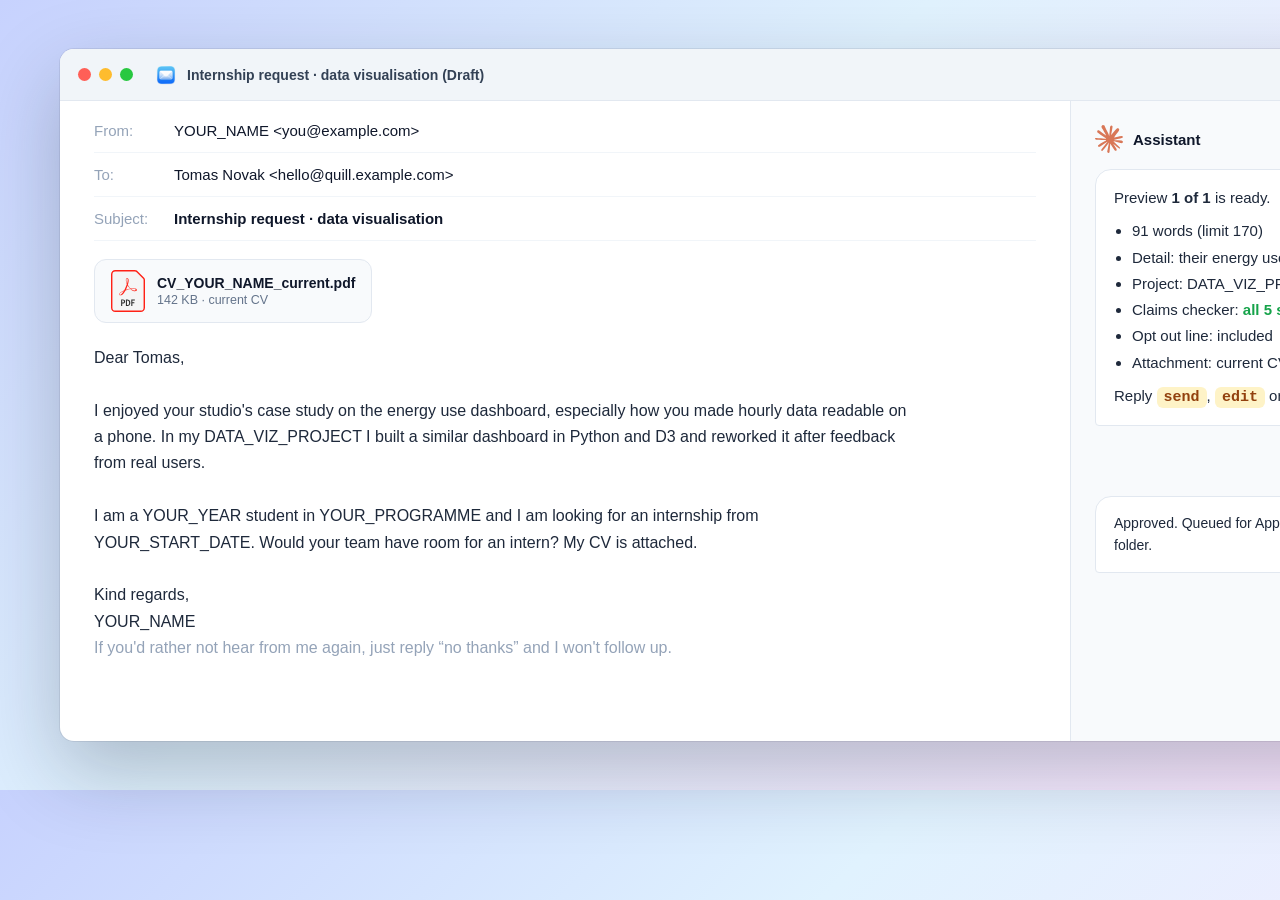
<file: assets/src/mock_draft.html>
<!doctype html><html><head><meta charset="utf-8"><link rel="stylesheet" href="base.css"><style>
body{width:1600px;height:790px;background:linear-gradient(135deg,#c7d2fe,#e0f2fe 45%,#fae8ff);display:grid;place-items:center}
.win{width:1480px;border-radius:14px;overflow:hidden;box-shadow:0 30px 80px rgba(15,23,42,.25),0 0 0 1px rgba(15,23,42,.08);background:#fff}
.bar{height:52px;display:flex;align-items:center;gap:10px;padding:0 18px;background:#f1f5f9;border-bottom:1px solid #e2e8f0;font-size:14px;color:#334155}
.dots{display:flex;gap:8px;margin-right:12px}.dots i{width:13px;height:13px;border-radius:50%;background:#ff5f57}.dots i:nth-child(2){background:#febc2e}.dots i:nth-child(3){background:#28c840}
.bar img{width:22px;height:22px}.bar b{font-weight:600}.bar .sp{flex:1}
.chip{display:inline-block;padding:3px 10px;border-radius:99px;font-size:12.5px;font-weight:600}
.new{background:#e0f2fe;color:#0369a1}.drafted{background:#f1f5f9;color:#475569}.approved{background:#fef3c7;color:#92400e}.sent{background:#dcfce7;color:#166534}.replied{background:#ede9fe;color:#5b21b6}.follow{background:#ffe4e6;color:#9f1239}
.mono{font-family:ui-monospace,SFMono-Regular,Menlo,Consolas,monospace}
.split{display:grid;grid-template-columns:1fr 470px;min-height:640px}.mail{padding:8px 34px 30px}
.f{padding:13px 0;border-bottom:1px solid #f1f5f9;font-size:15px;color:#0f172a}.f span{display:inline-block;width:80px;color:#94a3b8}
.att{display:inline-flex;gap:12px;align-items:center;margin:18px 0 6px;padding:10px 16px;border:1px solid #e2e8f0;border-radius:12px;background:#f8fafc;font-size:14px}.att img{width:34px}.att span{color:#64748b;font-size:12.5px}
.body{font-size:16px;line-height:1.65;color:#1e293b;margin-top:16px;max-width:820px}
.chat{background:#f8fafc;border-left:1px solid #e2e8f0;padding:24px}.who{display:flex;gap:10px;align-items:center;font-size:15px;margin-bottom:16px}.who img{width:28px}
.msg{background:#fff;border:1px solid #e2e8f0;border-radius:16px 16px 16px 4px;padding:16px 18px;font-size:15px;line-height:1.55;color:#1e293b}
.msg ul{margin:10px 0 10px 18px}.msg li{margin:3px 0}.ok{color:#16a34a}code{background:#fef3c7;color:#92400e;padding:2px 7px;border-radius:6px;font-weight:700}
.me{margin:16px 0 16px auto;width:max-content;background:#d97706;color:#fff;font-weight:700;padding:10px 20px;border-radius:16px 16px 4px 16px;font-size:16px}.small{font-size:14px}</style></head><body><div class="win"><div class="bar"><div class="dots"><i></i><i></i><i></i></div><img src="[data-uri]"><b>Internship request · data visualisation (Draft)</b><span class="sp"></span></div>
<div class="split"><div class="mail">
<div class="f"><span>From:</span>YOUR_NAME &lt;you@example.com&gt;</div>
<div class="f"><span>To:</span>Tomas Novak &lt;hello@quill.example.com&gt;</div>
<div class="f"><span>Subject:</span><b>Internship request · data visualisation</b></div>
<div class="att"><img src="[data-uri]"><div><b>CV_YOUR_NAME_current.pdf</b><br><span>142 KB · current CV</span></div></div>
<div class="body">Dear Tomas,<br><br>I enjoyed your studio's case study on the energy use dashboard, especially how you made hourly data readable on a phone. In my DATA_VIZ_PROJECT I built a similar dashboard in Python and D3 and reworked it after feedback from real users.<br><br>I am a YOUR_YEAR student in YOUR_PROGRAMME and I am looking for an internship from YOUR_START_DATE. Would your team have room for an intern? My CV is attached.<br><br>Kind regards,<br>YOUR_NAME<br><span style="color:#94a3b8">If you'd rather not hear from me again, just reply “no thanks” and I won't follow up.</span></div></div>
<div class="chat"><div class="who"><img src="[data-uri]"><b>Assistant</b></div>
<div class="msg">Preview <b>1 of 1</b> is ready.<ul><li>91 words (limit 170)</li><li>Detail: their energy use dashboard case study</li><li>Project: DATA_VIZ_PROJECT</li><li>Claims checker: <b class="ok">all 5 sentences match facts file</b></li><li>Opt out line: included</li><li>Attachment: current CV only</li></ul>Reply <code>send</code>, <code>edit</code> or <code>skip</code>.</div>
<div class="me">send</div><div class="msg small">Approved. Queued for Apple Mail, then I will check the Sent folder.</div></div></div></div></body></html>
</file>
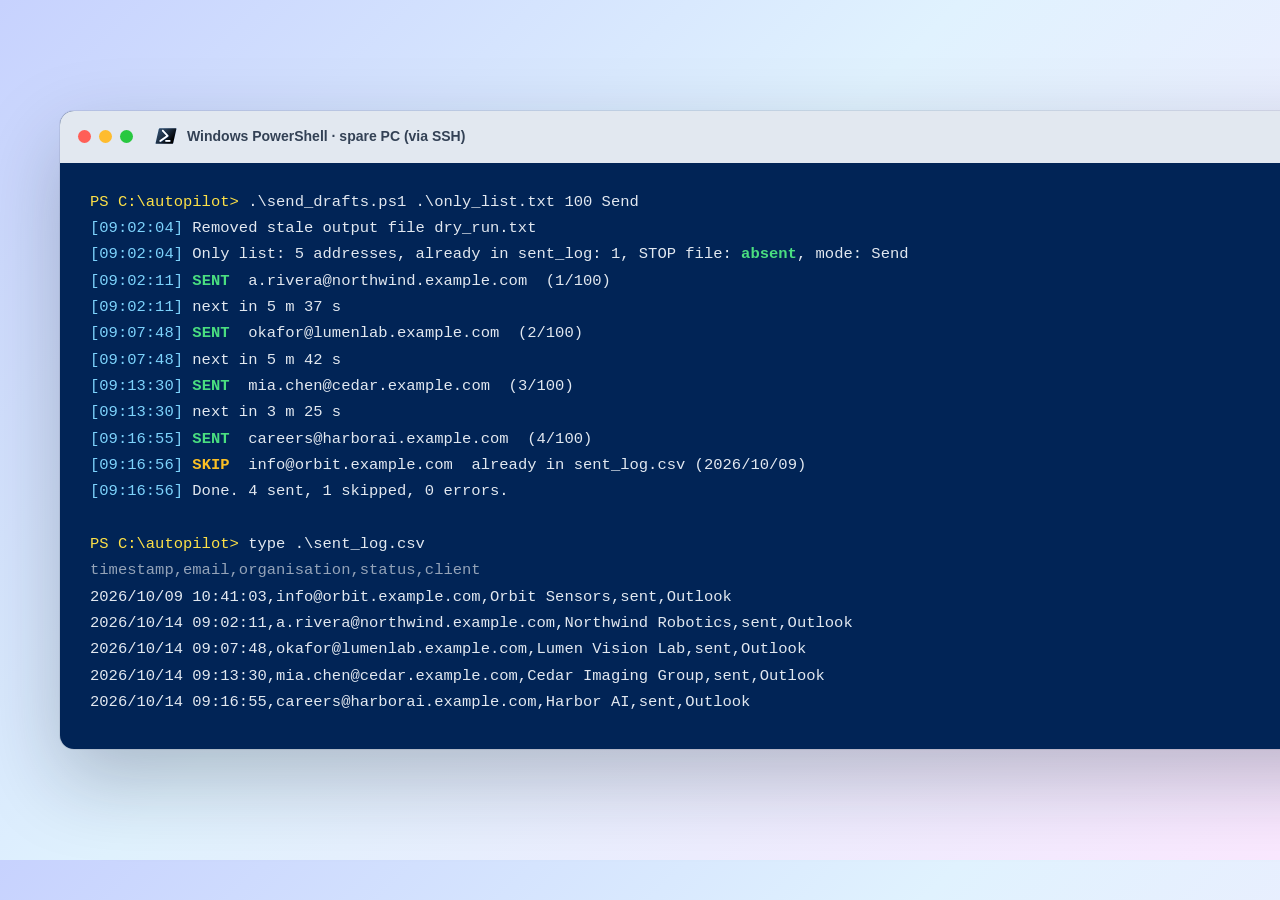
<file: assets/src/mock_sentlog.html>
<!doctype html><html><head><meta charset="utf-8"><link rel="stylesheet" href="base.css"><style>
body{width:1600px;height:860px;background:linear-gradient(135deg,#c7d2fe,#e0f2fe 45%,#fae8ff);display:grid;place-items:center}
.win{width:1480px;border-radius:14px;overflow:hidden;box-shadow:0 30px 80px rgba(15,23,42,.25),0 0 0 1px rgba(15,23,42,.08);background:#fff}
.bar{height:52px;display:flex;align-items:center;gap:10px;padding:0 18px;background:#f1f5f9;border-bottom:1px solid #e2e8f0;font-size:14px;color:#334155}
.dots{display:flex;gap:8px;margin-right:12px}.dots i{width:13px;height:13px;border-radius:50%;background:#ff5f57}.dots i:nth-child(2){background:#febc2e}.dots i:nth-child(3){background:#28c840}
.bar img{width:22px;height:22px}.bar b{font-weight:600}.bar .sp{flex:1}
.chip{display:inline-block;padding:3px 10px;border-radius:99px;font-size:12.5px;font-weight:600}
.new{background:#e0f2fe;color:#0369a1}.drafted{background:#f1f5f9;color:#475569}.approved{background:#fef3c7;color:#92400e}.sent{background:#dcfce7;color:#166534}.replied{background:#ede9fe;color:#5b21b6}.follow{background:#ffe4e6;color:#9f1239}
.mono{font-family:ui-monospace,SFMono-Regular,Menlo,Consolas,monospace}
.ps{background:#012456}.ps .bar{background:#e2e8f0}
pre{padding:26px 30px 34px;color:#e2e8f0;font-size:15.5px;line-height:1.7;white-space:pre}pre div{white-space:pre}
.p{color:#fde047}.i{color:#7dd3fc}.g{color:#4ade80;font-weight:700}.y{color:#fbbf24;font-weight:700}.h{color:#94a3b8}</style></head><body><div class="win ps"><div class="bar"><div class="dots"><i></i><i></i><i></i></div><img src="[data-uri]"><b>Windows PowerShell · spare PC (via SSH)</b><span class="sp"></span></div>
<pre class="mono"><span class="p">PS C:\autopilot&gt;</span> .\send_drafts.ps1 .\only_list.txt 100 Send
<span class="i">[09:02:04]</span> Removed stale output file dry_run.txt
<span class="i">[09:02:04]</span> Only list: 5 addresses, already in sent_log: 1, STOP file: <span class="g">absent</span>, mode: Send
<span class="i">[09:02:11]</span> <span class="g">SENT</span>  a.rivera@northwind.example.com  (1/100)
<span class="i">[09:02:11]</span> next in 5 m 37 s
<span class="i">[09:07:48]</span> <span class="g">SENT</span>  okafor@lumenlab.example.com  (2/100)
<span class="i">[09:07:48]</span> next in 5 m 42 s
<span class="i">[09:13:30]</span> <span class="g">SENT</span>  mia.chen@cedar.example.com  (3/100)
<span class="i">[09:13:30]</span> next in 3 m 25 s
<span class="i">[09:16:55]</span> <span class="g">SENT</span>  careers@harborai.example.com  (4/100)
<span class="i">[09:16:56]</span> <span class="y">SKIP</span>  info@orbit.example.com  already in sent_log.csv (2026/10/09)
<span class="i">[09:16:56]</span> Done. 4 sent, 1 skipped, 0 errors.

<span class="p">PS C:\autopilot&gt;</span> type .\sent_log.csv
<span class="h">timestamp,email,organisation,status,client</span>
<div>2026/10/09 10:41:03,info@orbit.example.com,Orbit Sensors,sent,Outlook</div><div>2026/10/14 09:02:11,a.rivera@northwind.example.com,Northwind Robotics,sent,Outlook</div><div>2026/10/14 09:07:48,okafor@lumenlab.example.com,Lumen Vision Lab,sent,Outlook</div><div>2026/10/14 09:13:30,mia.chen@cedar.example.com,Cedar Imaging Group,sent,Outlook</div><div>2026/10/14 09:16:55,careers@harborai.example.com,Harbor AI,sent,Outlook</div></pre></div></body></html>
</file>
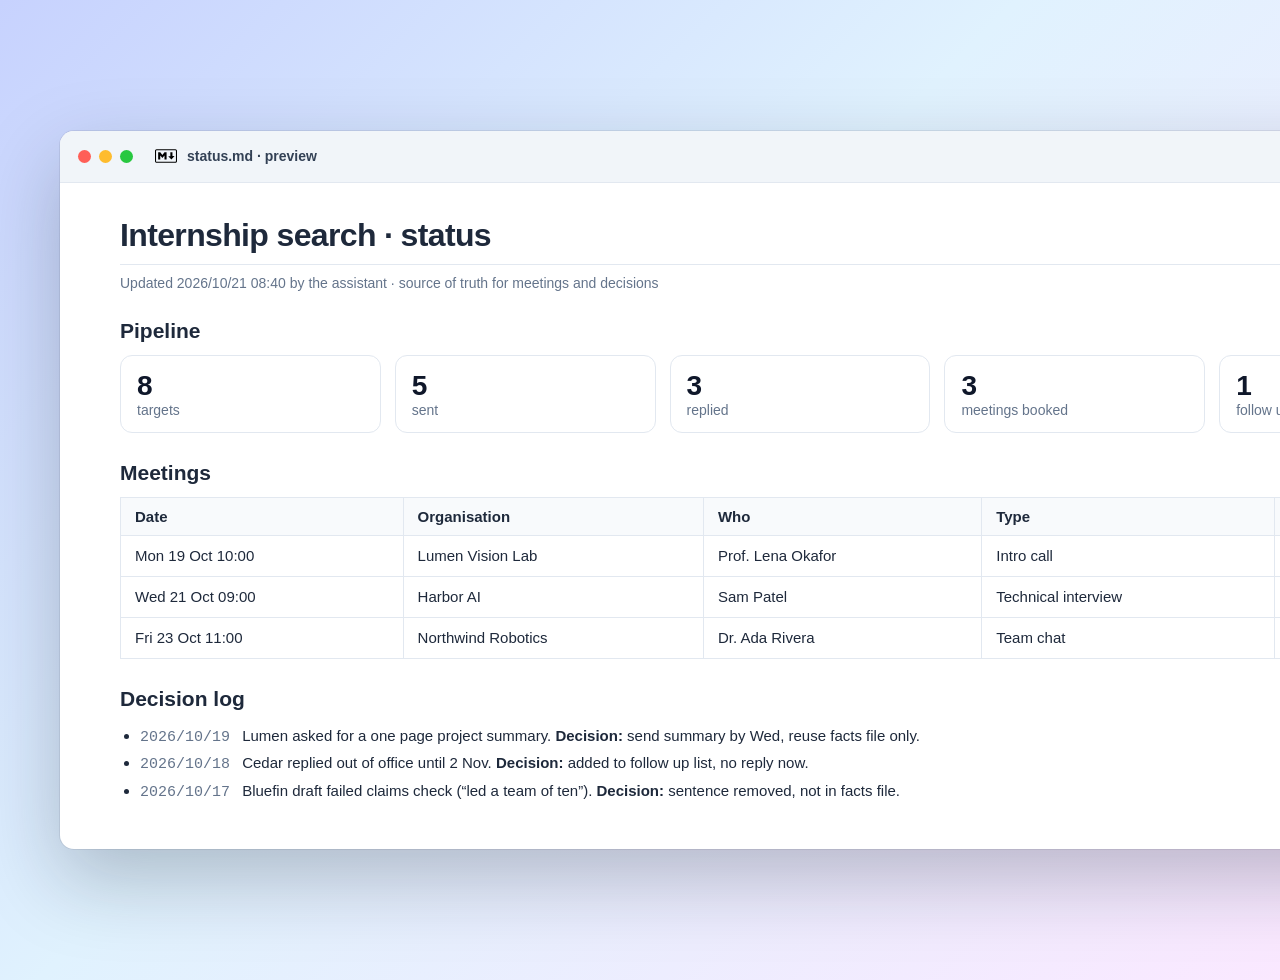
<file: assets/src/mock_status.html>
<!doctype html><html><head><meta charset="utf-8"><link rel="stylesheet" href="base.css"><style>
body{width:1600px;height:980px;background:linear-gradient(135deg,#c7d2fe,#e0f2fe 45%,#fae8ff);display:grid;place-items:center}
.win{width:1480px;border-radius:14px;overflow:hidden;box-shadow:0 30px 80px rgba(15,23,42,.25),0 0 0 1px rgba(15,23,42,.08);background:#fff}
.bar{height:52px;display:flex;align-items:center;gap:10px;padding:0 18px;background:#f1f5f9;border-bottom:1px solid #e2e8f0;font-size:14px;color:#334155}
.dots{display:flex;gap:8px;margin-right:12px}.dots i{width:13px;height:13px;border-radius:50%;background:#ff5f57}.dots i:nth-child(2){background:#febc2e}.dots i:nth-child(3){background:#28c840}
.bar img{width:22px;height:22px}.bar b{font-weight:600}.bar .sp{flex:1}
.chip{display:inline-block;padding:3px 10px;border-radius:99px;font-size:12.5px;font-weight:600}
.new{background:#e0f2fe;color:#0369a1}.drafted{background:#f1f5f9;color:#475569}.approved{background:#fef3c7;color:#92400e}.sent{background:#dcfce7;color:#166534}.replied{background:#ede9fe;color:#5b21b6}.follow{background:#ffe4e6;color:#9f1239}
.mono{font-family:ui-monospace,SFMono-Regular,Menlo,Consolas,monospace}
.md{padding:34px 60px 44px;color:#1e293b}.md h1{font-size:32px;letter-spacing:-.02em;border-bottom:1px solid #e2e8f0;padding-bottom:10px}.m{color:#64748b;font-size:14px;margin-top:10px}
.md h2{font-size:21px;margin:28px 0 12px}.kpi{display:flex;gap:14px}.kpi div{flex:1;border:1px solid #e2e8f0;border-radius:12px;padding:14px 16px;color:#64748b;font-size:14px}.kpi b{display:block;font-size:28px;color:#0f172a}
table{border-collapse:collapse;width:100%;font-size:15px}th,td{border:1px solid #e2e8f0;padding:10px 14px;text-align:left}th{background:#f8fafc}
.log{margin-left:20px;line-height:1.7;font-size:15px}.log .mono{color:#64748b;margin-right:8px}</style></head><body><div class="win"><div class="bar"><div class="dots"><i></i><i></i><i></i></div><img src="[data-uri]"><b>status.md · preview</b><span class="sp"></span></div>
<div class="md"><h1>Internship search · status</h1><p class="m">Updated 2026/10/21 08:40 by the assistant · source of truth for meetings and decisions</p>
<h2>Pipeline</h2><div class="kpi"><div><b>8</b>targets</div><div><b>5</b>sent</div><div><b>3</b>replied</div><div><b>3</b>meetings booked</div><div><b>1</b>follow up</div></div>
<h2>Meetings</h2><table><tr><th>Date</th><th>Organisation</th><th>Who</th><th>Type</th><th>Status</th></tr>
<tr><td>Mon 19 Oct 10:00</td><td>Lumen Vision Lab</td><td>Prof. Lena Okafor</td><td>Intro call</td><td><span class="chip sent">done</span></td></tr>
<tr><td>Wed 21 Oct 09:00</td><td>Harbor AI</td><td>Sam Patel</td><td>Technical interview</td><td><span class="chip approved">upcoming</span></td></tr>
<tr><td>Fri 23 Oct 11:00</td><td>Northwind Robotics</td><td>Dr. Ada Rivera</td><td>Team chat</td><td><span class="chip approved">upcoming</span></td></tr></table>
<h2>Decision log</h2><ul class="log">
<li><span class="mono">2026/10/19</span> Lumen asked for a one page project summary. <b>Decision:</b> send summary by Wed, reuse facts file only.</li>
<li><span class="mono">2026/10/18</span> Cedar replied out of office until 2 Nov. <b>Decision:</b> added to follow up list, no reply now.</li>
<li><span class="mono">2026/10/17</span> Bluefin draft failed claims check (“led a team of ten”). <b>Decision:</b> sentence removed, not in facts file.</li></ul></div></div></body></html>
</file>
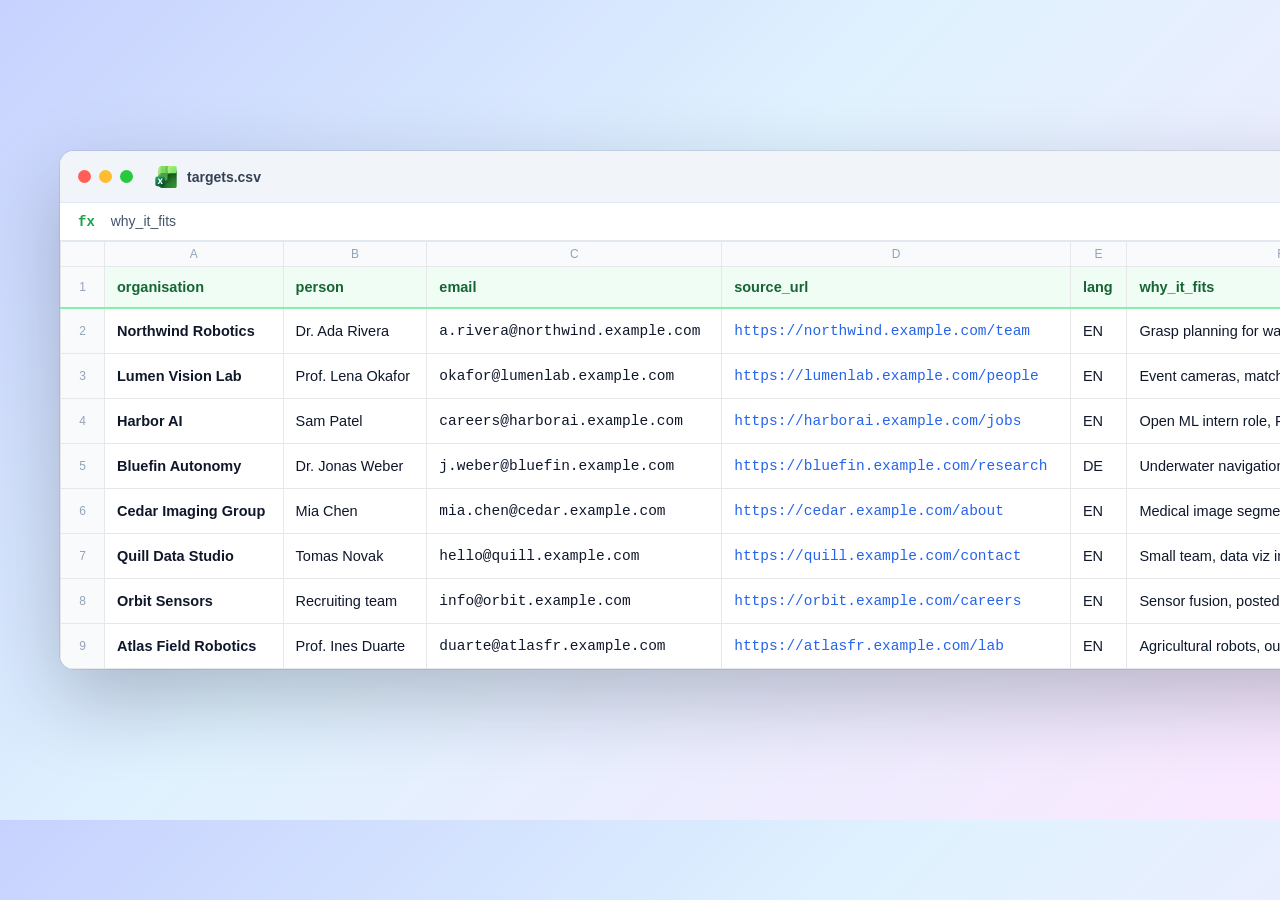
<file: assets/src/mock_targets.html>
<!doctype html><html><head><meta charset="utf-8"><link rel="stylesheet" href="base.css"><style>
body{width:1600px;height:820px;background:linear-gradient(135deg,#c7d2fe,#e0f2fe 45%,#fae8ff);display:grid;place-items:center}
.win{width:1480px;border-radius:14px;overflow:hidden;box-shadow:0 30px 80px rgba(15,23,42,.25),0 0 0 1px rgba(15,23,42,.08);background:#fff}
.bar{height:52px;display:flex;align-items:center;gap:10px;padding:0 18px;background:#f1f5f9;border-bottom:1px solid #e2e8f0;font-size:14px;color:#334155}
.dots{display:flex;gap:8px;margin-right:12px}.dots i{width:13px;height:13px;border-radius:50%;background:#ff5f57}.dots i:nth-child(2){background:#febc2e}.dots i:nth-child(3){background:#28c840}
.bar img{width:22px;height:22px}.bar b{font-weight:600}.bar .sp{flex:1}
.chip{display:inline-block;padding:3px 10px;border-radius:99px;font-size:12.5px;font-weight:600}
.new{background:#e0f2fe;color:#0369a1}.drafted{background:#f1f5f9;color:#475569}.approved{background:#fef3c7;color:#92400e}.sent{background:#dcfce7;color:#166534}.replied{background:#ede9fe;color:#5b21b6}.follow{background:#ffe4e6;color:#9f1239}
.mono{font-family:ui-monospace,SFMono-Regular,Menlo,Consolas,monospace}
.fx{padding:10px 18px;border-bottom:1px solid #e2e8f0;font-size:14px;color:#475569}.fx span{color:#16a34a;font-weight:700;margin-right:12px}
table{border-collapse:collapse;width:100%;font-size:14.5px}td{border:1px solid #e5e7eb;padding:12px 12px;white-space:nowrap}
.rn{background:#f8fafc;color:#94a3b8;text-align:center;width:44px;font-size:12px}.cols td{background:#f8fafc;color:#94a3b8;text-align:center;font-size:12px;padding:5px}
.hd td{font-weight:700;background:#f0fdf4;color:#166534;border-bottom:2px solid #86efac}.hd .rn{color:#94a3b8;font-weight:400}.url{color:#2563eb}.hd .rn{background:#f8fafc}</style></head><body><div class="win"><div class="bar"><div class="dots"><i></i><i></i><i></i></div><img src="[data-uri]"><b>targets.csv</b><span class="sp"></span><span style="color:#64748b">8 rows · allow list source</span></div>
<div class="fx"><span class="mono">fx</span> why_it_fits</div>
<table><tr class="cols"><td class="rn"></td><td>A</td><td>B</td><td>C</td><td>D</td><td>E</td><td>F</td><td>G</td></tr>
<tr class="hd"><td class="rn">1</td><td>organisation</td><td>person</td><td>email</td><td>source_url</td><td>lang</td><td>why_it_fits</td><td>status</td></tr><tr><td class="rn">2</td><td><b>Northwind Robotics</b></td><td>Dr. Ada Rivera</td><td class="mono">a.rivera@northwind.example.com</td><td class="mono url">https://northwind.example.com/team</td><td>EN</td><td>Grasp planning for warehouse arms</td><td><span class="chip replied">replied</span></td></tr><tr><td class="rn">3</td><td><b>Lumen Vision Lab</b></td><td>Prof. Lena Okafor</td><td class="mono">okafor@lumenlab.example.com</td><td class="mono url">https://lumenlab.example.com/people</td><td>EN</td><td>Event cameras, matches my SLAM project</td><td><span class="chip replied">replied</span></td></tr><tr><td class="rn">4</td><td><b>Harbor AI</b></td><td>Sam Patel</td><td class="mono">careers@harborai.example.com</td><td class="mono url">https://harborai.example.com/jobs</td><td>EN</td><td>Open ML intern role, Python + ROS</td><td><span class="chip replied">replied</span></td></tr><tr><td class="rn">5</td><td><b>Bluefin Autonomy</b></td><td>Dr. Jonas Weber</td><td class="mono">j.weber@bluefin.example.com</td><td class="mono url">https://bluefin.example.com/research</td><td>DE</td><td>Underwater navigation, Kalman filters</td><td><span class="chip drafted">drafted</span></td></tr><tr><td class="rn">6</td><td><b>Cedar Imaging Group</b></td><td>Mia Chen</td><td class="mono">mia.chen@cedar.example.com</td><td class="mono url">https://cedar.example.com/about</td><td>EN</td><td>Medical image segmentation</td><td><span class="chip follow">follow up</span></td></tr><tr><td class="rn">7</td><td><b>Quill Data Studio</b></td><td>Tomas Novak</td><td class="mono">hello@quill.example.com</td><td class="mono url">https://quill.example.com/contact</td><td>EN</td><td>Small team, data viz internships</td><td><span class="chip approved">approved</span></td></tr><tr><td class="rn">8</td><td><b>Orbit Sensors</b></td><td>Recruiting team</td><td class="mono">info@orbit.example.com</td><td class="mono url">https://orbit.example.com/careers</td><td>EN</td><td>Sensor fusion, posted intern call</td><td><span class="chip sent">sent</span></td></tr><tr><td class="rn">9</td><td><b>Atlas Field Robotics</b></td><td>Prof. Ines Duarte</td><td class="mono">duarte@atlasfr.example.com</td><td class="mono url">https://atlasfr.example.com/lab</td><td>EN</td><td>Agricultural robots, outdoor perception</td><td><span class="chip new">new</span></td></tr></table></div></body></html>
</file>
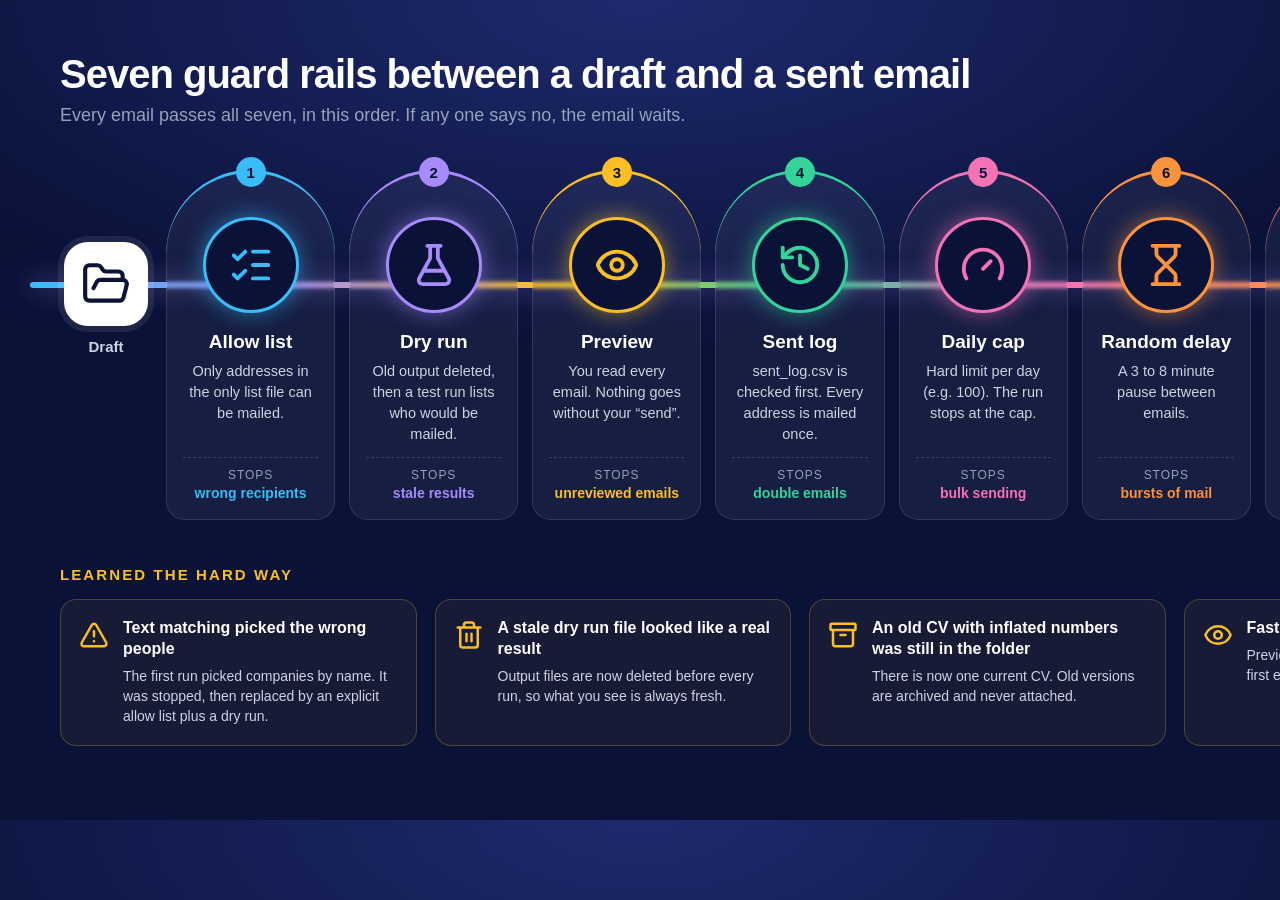
<file: assets/src/safety.html>
<!doctype html><html><head><meta charset="utf-8"><link rel="stylesheet" href="base.css"><style>
body{width:1600px;height:820px;background:radial-gradient(1200px 500px at 50% 0%,#1e2a6e,#0a1238 70%);color:#e2e8f0;padding:52px 60px}
h1{font-size:40px;font-weight:800;letter-spacing:-.025em;color:#fff} .sub{color:#94a3b8;font-size:18px;margin-top:8px}
.track{position:relative;margin-top:44px;display:flex;align-items:stretch;gap:14px}
.track:before{content:"";position:absolute;left:-30px;right:-30px;top:112px;height:6px;border-radius:3px;
 background:linear-gradient(90deg,#38bdf8,#a78bfa,#fbbf24,#34d399,#f472b6,#fb923c,#f87171);box-shadow:0 0 24px rgba(167,139,250,.6)}
.end{width:92px;display:flex;flex-direction:column;align-items:center;padding-top:72px;flex:none;position:relative}
.end .ic{width:84px;height:84px;border-radius:24px;background:#fff;display:grid;place-items:center;box-shadow:0 0 0 6px rgba(255,255,255,.08)}
.end .ic img{width:50px;height:50px} .end span{margin-top:12px;font-weight:700;font-size:15px;color:#cbd5e1}
.gate{flex:1;position:relative;background:rgba(255,255,255,.05);border:1px solid rgba(255,255,255,.12);border-radius:90px 90px 20px 20px;padding:26px 16px 18px;text-align:center;backdrop-filter:blur(2px)}
.gate:before{content:"";position:absolute;inset:-1px;border-radius:inherit;border-top:3px solid var(--c);pointer-events:none}
.n{position:absolute;top:-14px;left:50%;transform:translateX(-50%);width:30px;height:30px;border-radius:50%;background:var(--c);color:#0a1238;font-weight:800;font-size:15px;display:grid;place-items:center}
.gate .ic{width:96px;height:96px;margin:20px auto 0;border-radius:50%;background:#0a1238;border:3px solid var(--c);display:grid;place-items:center;position:relative;z-index:1;box-shadow:0 0 22px color-mix(in srgb,var(--c) 55%,transparent)}
.gate .ic img{width:46px;height:46px}
h3{font-size:19px;color:#fff;margin:18px 0 8px} .gate p{font-size:14.5px;line-height:1.45;color:#cbd5e1;min-height:84px}
.stop{margin-top:12px;font-size:12px;letter-spacing:.08em;text-transform:uppercase;color:#94a3b8;border-top:1px dashed rgba(255,255,255,.15);padding-top:10px}
.stop b{display:block;font-size:14px;letter-spacing:0;text-transform:none;color:var(--c);margin-top:3px}
h2{font-size:15px;letter-spacing:.14em;text-transform:uppercase;color:#fbbf24;margin:46px 0 16px}
.lessons{display:grid;grid-template-columns:repeat(4,1fr);gap:18px}
.l{display:flex;gap:14px;background:rgba(251,191,36,.06);border:1px solid rgba(251,191,36,.25);border-radius:16px;padding:18px}
.l img{width:30px;height:30px;flex:none;margin-top:2px} h4{font-size:16px;color:#fff;line-height:1.3;margin-bottom:6px} .l p{font-size:14px;line-height:1.45;color:#cbd5e1}
</style></head><body>
<h1>Seven guard rails between a draft and a sent email</h1>
<div class="sub">Every email passes all seven, in this order. If any one says no, the email waits.</div>
<div class="track">
<div class="end"><div class="ic"><img src="[data-uri]"></div><span>Draft</span></div>
<div class="gate" style="--c:#38bdf8"><div class="n">1</div><div class="ic"><img src="[data-uri]"></div>
<h3>Allow list</h3><p>Only addresses in the only list file can be mailed.</p><div class="stop">stops<br><b>wrong recipients</b></div></div><div class="gate" style="--c:#a78bfa"><div class="n">2</div><div class="ic"><img src="[data-uri]"></div>
<h3>Dry run</h3><p>Old output deleted, then a test run lists who would be mailed.</p><div class="stop">stops<br><b>stale results</b></div></div><div class="gate" style="--c:#fbbf24"><div class="n">3</div><div class="ic"><img src="[data-uri]"></div>
<h3>Preview</h3><p>You read every email. Nothing goes without your “send”.</p><div class="stop">stops<br><b>unreviewed emails</b></div></div><div class="gate" style="--c:#34d399"><div class="n">4</div><div class="ic"><img src="[data-uri]"></div>
<h3>Sent log</h3><p>sent_log.csv is checked first. Every address is mailed once.</p><div class="stop">stops<br><b>double emails</b></div></div><div class="gate" style="--c:#f472b6"><div class="n">5</div><div class="ic"><img src="[data-uri]"></div>
<h3>Daily cap</h3><p>Hard limit per day (e.g. 100). The run stops at the cap.</p><div class="stop">stops<br><b>bulk sending</b></div></div><div class="gate" style="--c:#fb923c"><div class="n">6</div><div class="ic"><img src="[data-uri]"></div>
<h3>Random delay</h3><p>A 3 to 8 minute pause between emails.</p><div class="stop">stops<br><b>bursts of mail</b></div></div><div class="gate" style="--c:#f87171"><div class="n">7</div><div class="ic"><img src="[data-uri]"></div>
<h3>STOP switch</h3><p>Create a file named STOP and sending halts at once.</p><div class="stop">stops<br><b>runaway runs</b></div></div>
<div class="end"><div class="ic"><img src="[data-uri]"></div><span>Sent</span></div>
</div>
<h2>Learned the hard way</h2><div class="lessons"><div class="l"><img src="[data-uri]"><div><h4>Text matching picked the wrong people</h4><p>The first run picked companies by name. It was stopped, then replaced by an explicit allow list plus a dry run.</p></div></div><div class="l"><img src="[data-uri]"><div><h4>A stale dry run file looked like a real result</h4><p>Output files are now deleted before every run, so what you see is always fresh.</p></div></div><div class="l"><img src="[data-uri]"><div><h4>An old CV with inflated numbers was still in the folder</h4><p>There is now one current CV. Old versions are archived and never attached.</p></div></div><div class="l"><img src="[data-uri]"><div><h4>Fast is not the same as right</h4><p>Preview before send became mandatory, for first emails and for replies.</p></div></div></div>
</body></html>
</file>
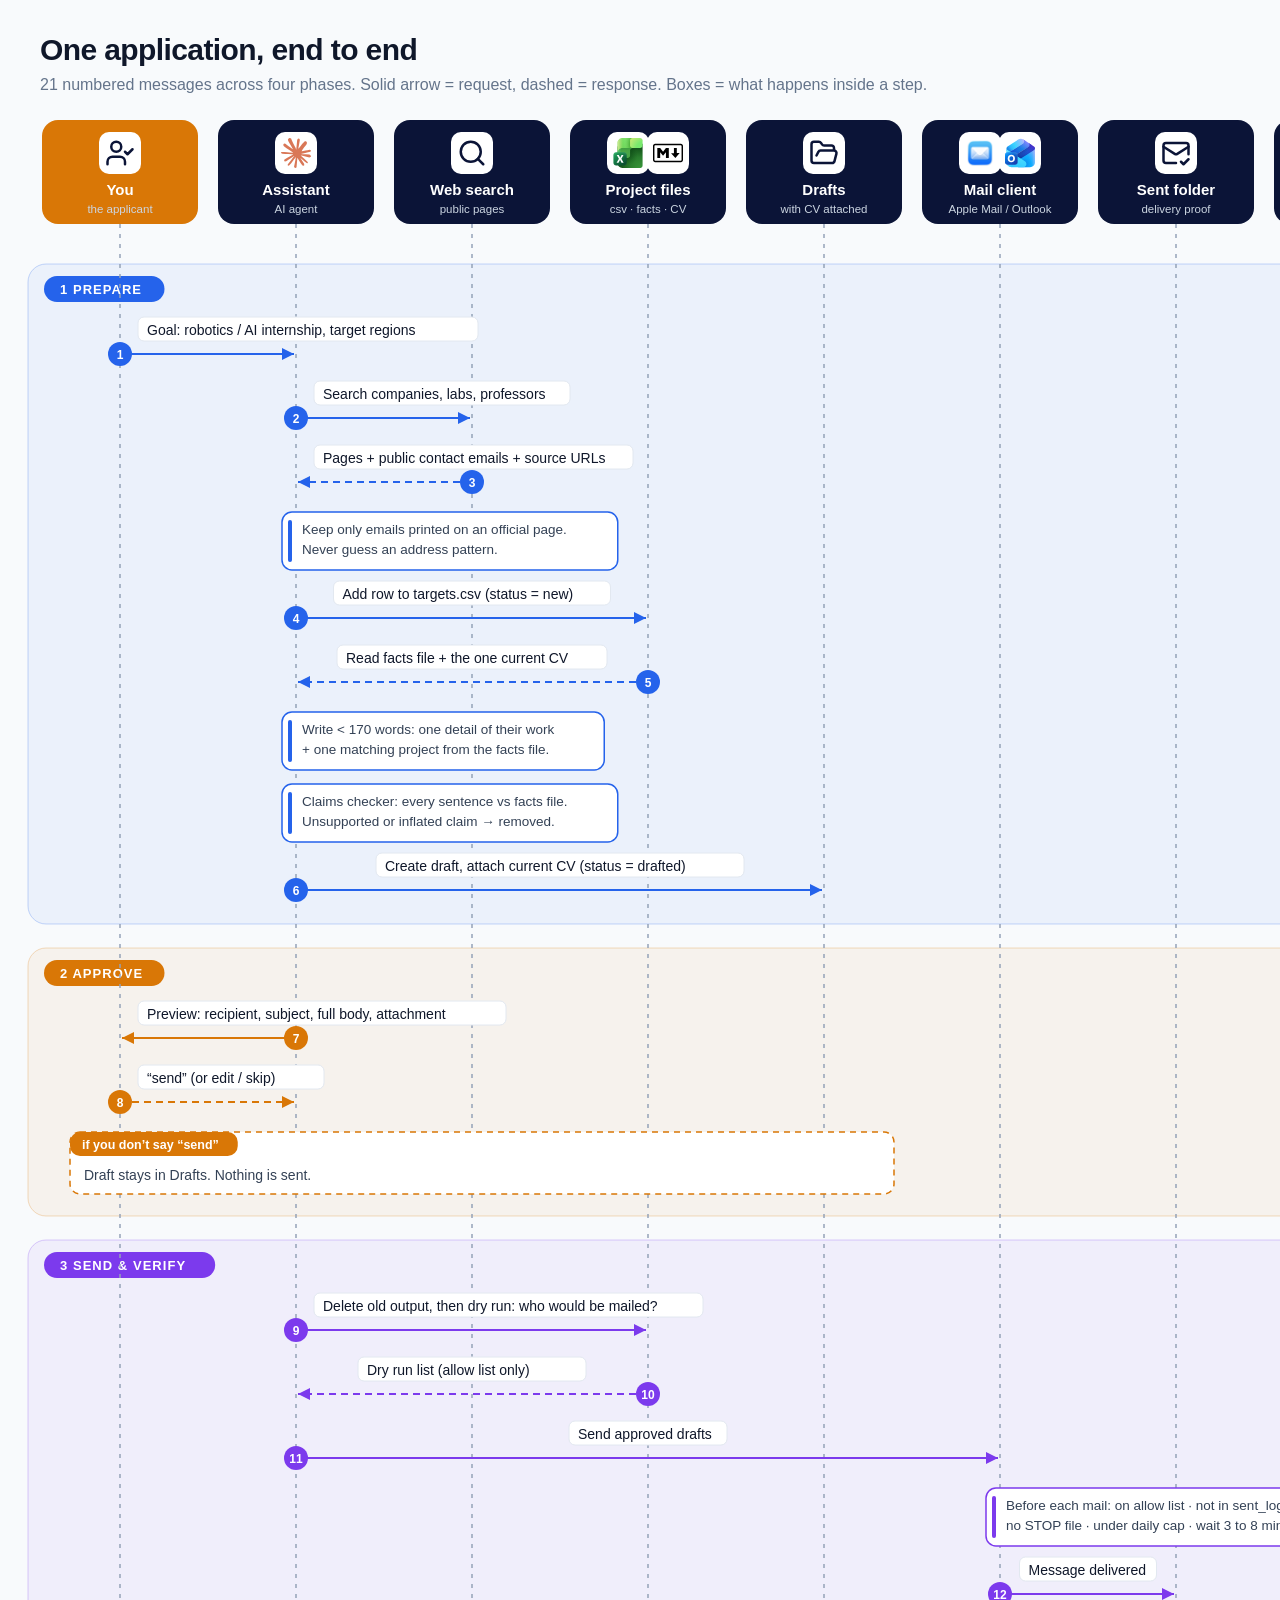
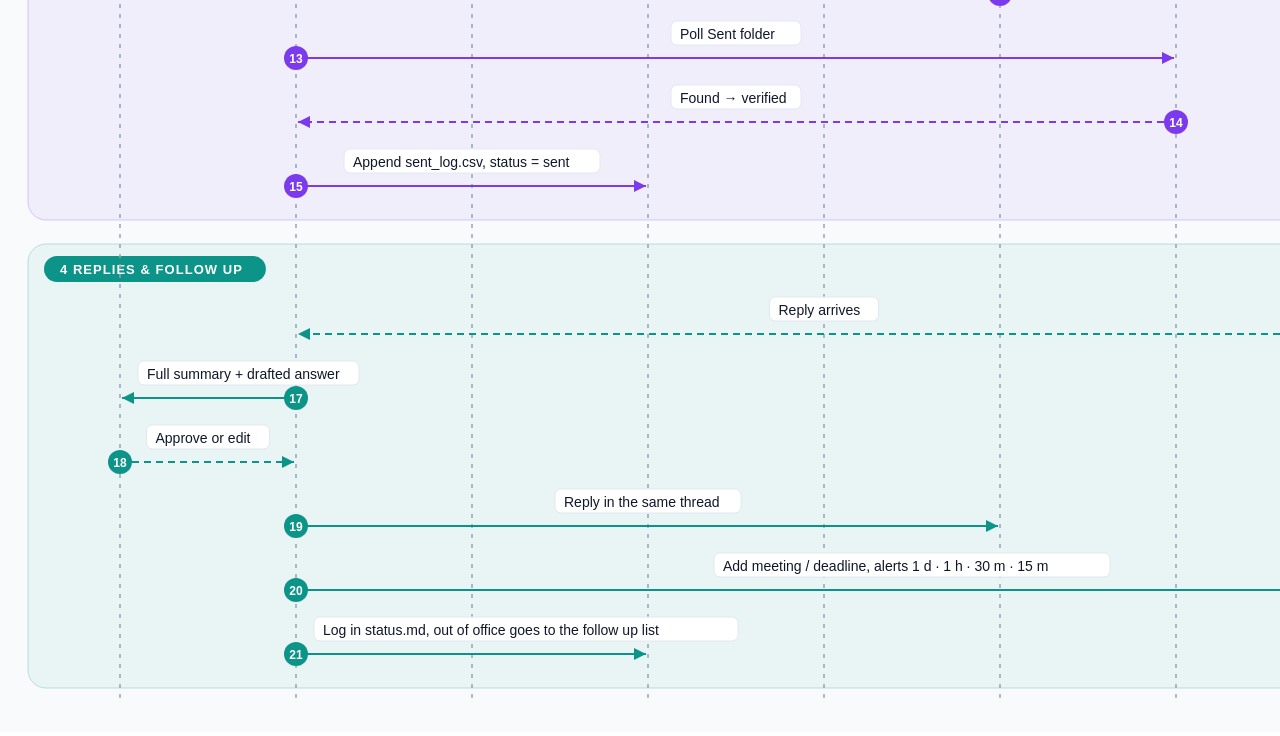
<file: assets/src/sequence.html>
<!doctype html><meta charset="utf-8"><style>body{margin:0}</style><svg xmlns="http://www.w3.org/2000/svg" viewBox="0 0 1640 2332" width="1640" height="2332" font-family="-apple-system,BlinkMacSystemFont,'Segoe UI',Inter,Helvetica,Arial,sans-serif">
<defs><marker id="md97706" viewBox="0 0 10 10" refX="10" refY="5" markerWidth="12" markerHeight="12" markerUnits="userSpaceOnUse" orient="auto"><path d="M0 0 L10 5 L0 10 z" fill="#d97706"/></marker><marker id="m0d9488" viewBox="0 0 10 10" refX="10" refY="5" markerWidth="12" markerHeight="12" markerUnits="userSpaceOnUse" orient="auto"><path d="M0 0 L10 5 L0 10 z" fill="#0d9488"/></marker><marker id="m7c3aed" viewBox="0 0 10 10" refX="10" refY="5" markerWidth="12" markerHeight="12" markerUnits="userSpaceOnUse" orient="auto"><path d="M0 0 L10 5 L0 10 z" fill="#7c3aed"/></marker><marker id="m2563eb" viewBox="0 0 10 10" refX="10" refY="5" markerWidth="12" markerHeight="12" markerUnits="userSpaceOnUse" orient="auto"><path d="M0 0 L10 5 L0 10 z" fill="#2563eb"/></marker></defs><rect width="1640" height="2332" fill="#f8fafc"/>
<text x="40" y="60" font-size="30" font-weight="800" fill="#0f172a" letter-spacing="-.02em">One application, end to end</text>
<text x="40" y="90" font-size="16" fill="#64748b">21 numbered messages across four phases. Solid arrow = request, dashed = response. Boxes = what happens inside a step.</text>
<rect x="28" y="264" width="1584" height="660" rx="18" fill="#2563eb" fill-opacity=".06" stroke="#2563eb" stroke-opacity=".25"/>
<rect x="44" y="276" width="120.5" height="26" rx="13" fill="#2563eb"/>
<text x="60" y="294" font-size="13" font-weight="800" fill="#fff" letter-spacing=".08em">1  PREPARE</text>
<rect x="28" y="948" width="1584" height="268" rx="18" fill="#d97706" fill-opacity=".06" stroke="#d97706" stroke-opacity=".25"/>
<rect x="44" y="960" width="120.5" height="26" rx="13" fill="#d97706"/>
<text x="60" y="978" font-size="13" font-weight="800" fill="#fff" letter-spacing=".08em">2  APPROVE</text>
<rect x="28" y="1240" width="1584" height="580" rx="18" fill="#7c3aed" fill-opacity=".06" stroke="#7c3aed" stroke-opacity=".25"/>
<rect x="44" y="1252" width="171.20000000000002" height="26" rx="13" fill="#7c3aed"/>
<text x="60" y="1270" font-size="13" font-weight="800" fill="#fff" letter-spacing=".08em">3  SEND &amp; VERIFY</text>
<rect x="28" y="1844" width="1584" height="444" rx="18" fill="#0d9488" fill-opacity=".06" stroke="#0d9488" stroke-opacity=".25"/>
<rect x="44" y="1856" width="221.9" height="26" rx="13" fill="#0d9488"/>
<text x="60" y="1874" font-size="13" font-weight="800" fill="#fff" letter-spacing=".08em">4  REPLIES &amp; FOLLOW UP</text>
<line x1="120" y1="224" x2="120" y2="2302" stroke="#94a3b8" stroke-width="1.5" stroke-dasharray="4 6"/>
<line x1="296" y1="224" x2="296" y2="2302" stroke="#94a3b8" stroke-width="1.5" stroke-dasharray="4 6"/>
<line x1="472" y1="224" x2="472" y2="2302" stroke="#94a3b8" stroke-width="1.5" stroke-dasharray="4 6"/>
<line x1="648" y1="224" x2="648" y2="2302" stroke="#94a3b8" stroke-width="1.5" stroke-dasharray="4 6"/>
<line x1="824" y1="224" x2="824" y2="2302" stroke="#94a3b8" stroke-width="1.5" stroke-dasharray="4 6"/>
<line x1="1000" y1="224" x2="1000" y2="2302" stroke="#94a3b8" stroke-width="1.5" stroke-dasharray="4 6"/>
<line x1="1176" y1="224" x2="1176" y2="2302" stroke="#94a3b8" stroke-width="1.5" stroke-dasharray="4 6"/>
<line x1="1352" y1="224" x2="1352" y2="2302" stroke="#94a3b8" stroke-width="1.5" stroke-dasharray="4 6"/>
<line x1="1528" y1="224" x2="1528" y2="2302" stroke="#94a3b8" stroke-width="1.5" stroke-dasharray="4 6"/>
<rect x="42" y="120" width="156" height="104" rx="16" fill="#d97706"/>
<rect x="99.0" y="132" width="42" height="42" rx="10" fill="#fff"/>
<image href="[data-uri]" x="105.0" y="138" width="30" height="30"/>
<text x="120" y="195" font-size="15" font-weight="700" fill="#fff" text-anchor="middle">You</text>
<text x="120" y="213" font-size="11.5" fill="#cbd5e1" text-anchor="middle">the applicant</text>
<rect x="218" y="120" width="156" height="104" rx="16" fill="#0b1437"/>
<rect x="275.0" y="132" width="42" height="42" rx="10" fill="#fff"/>
<image href="[data-uri]" x="281.0" y="138" width="30" height="30"/>
<text x="296" y="195" font-size="15" font-weight="700" fill="#fff" text-anchor="middle">Assistant</text>
<text x="296" y="213" font-size="11.5" fill="#cbd5e1" text-anchor="middle">AI agent</text>
<rect x="394" y="120" width="156" height="104" rx="16" fill="#0b1437"/>
<rect x="451.0" y="132" width="42" height="42" rx="10" fill="#fff"/>
<image href="[data-uri]" x="457.0" y="138" width="30" height="30"/>
<text x="472" y="195" font-size="15" font-weight="700" fill="#fff" text-anchor="middle">Web search</text>
<text x="472" y="213" font-size="11.5" fill="#cbd5e1" text-anchor="middle">public pages</text>
<rect x="570" y="120" width="156" height="104" rx="16" fill="#0b1437"/>
<rect x="607.0" y="132" width="42" height="42" rx="10" fill="#fff"/>
<image href="[data-uri]" x="613.0" y="138" width="30" height="30"/>
<rect x="647.0" y="132" width="42" height="42" rx="10" fill="#fff"/>
<image href="[data-uri]" x="653.0" y="138" width="30" height="30"/>
<text x="648" y="195" font-size="15" font-weight="700" fill="#fff" text-anchor="middle">Project files</text>
<text x="648" y="213" font-size="11.5" fill="#cbd5e1" text-anchor="middle">csv · facts · CV</text>
<rect x="746" y="120" width="156" height="104" rx="16" fill="#0b1437"/>
<rect x="803.0" y="132" width="42" height="42" rx="10" fill="#fff"/>
<image href="[data-uri]" x="809.0" y="138" width="30" height="30"/>
<text x="824" y="195" font-size="15" font-weight="700" fill="#fff" text-anchor="middle">Drafts</text>
<text x="824" y="213" font-size="11.5" fill="#cbd5e1" text-anchor="middle">with CV attached</text>
<rect x="922" y="120" width="156" height="104" rx="16" fill="#0b1437"/>
<rect x="959.0" y="132" width="42" height="42" rx="10" fill="#fff"/>
<image href="[data-uri]" x="965.0" y="138" width="30" height="30"/>
<rect x="999.0" y="132" width="42" height="42" rx="10" fill="#fff"/>
<image href="[data-uri]" x="1005.0" y="138" width="30" height="30"/>
<text x="1000" y="195" font-size="15" font-weight="700" fill="#fff" text-anchor="middle">Mail client</text>
<text x="1000" y="213" font-size="11.5" fill="#cbd5e1" text-anchor="middle">Apple Mail / Outlook</text>
<rect x="1098" y="120" width="156" height="104" rx="16" fill="#0b1437"/>
<rect x="1155.0" y="132" width="42" height="42" rx="10" fill="#fff"/>
<image href="[data-uri]" x="1161.0" y="138" width="30" height="30"/>
<text x="1176" y="195" font-size="15" font-weight="700" fill="#fff" text-anchor="middle">Sent folder</text>
<text x="1176" y="213" font-size="11.5" fill="#cbd5e1" text-anchor="middle">delivery proof</text>
<rect x="1274" y="120" width="156" height="104" rx="16" fill="#0b1437"/>
<rect x="1331.0" y="132" width="42" height="42" rx="10" fill="#fff"/>
<image href="[data-uri]" x="1337.0" y="138" width="30" height="30"/>
<text x="1352" y="195" font-size="15" font-weight="700" fill="#fff" text-anchor="middle">Inbox</text>
<text x="1352" y="213" font-size="11.5" fill="#cbd5e1" text-anchor="middle">replies</text>
<rect x="1450" y="120" width="156" height="104" rx="16" fill="#0b1437"/>
<rect x="1507.0" y="132" width="42" height="42" rx="10" fill="#fff"/>
<image href="[data-uri]" x="1513.0" y="138" width="30" height="30"/>
<text x="1528" y="195" font-size="15" font-weight="700" fill="#fff" text-anchor="middle">Calendar</text>
<text x="1528" y="213" font-size="11.5" fill="#cbd5e1" text-anchor="middle">Apple Calendar</text>
<line x1="120" y1="354" x2="294" y2="354" stroke="#2563eb" stroke-width="2.2" marker-end="url(#m2563eb)"/>
<circle cx="120" cy="354" r="12" fill="#2563eb"/><text x="120" y="358.5" font-size="12" font-weight="800" fill="#fff" text-anchor="middle">1</text>
<rect x="138.0" y="317" width="340.0" height="24" rx="6" fill="#fff" stroke="#e2e8f0"/>
<text x="147.0" y="335" font-size="14" font-weight="500" fill="#0f172a">Goal: robotics / AI internship, target regions</text>
<line x1="296" y1="418" x2="470" y2="418" stroke="#2563eb" stroke-width="2.2" marker-end="url(#m2563eb)"/>
<circle cx="296" cy="418" r="12" fill="#2563eb"/><text x="296" y="422.5" font-size="12" font-weight="800" fill="#fff" text-anchor="middle">2</text>
<rect x="314.0" y="381" width="256.0" height="24" rx="6" fill="#fff" stroke="#e2e8f0"/>
<text x="323.0" y="399" font-size="14" font-weight="500" fill="#0f172a">Search companies, labs, professors</text>
<line x1="472" y1="482" x2="298" y2="482" stroke="#2563eb" stroke-width="2.2" stroke-dasharray="7 5" marker-end="url(#m2563eb)"/>
<circle cx="472" cy="482" r="12" fill="#2563eb"/><text x="472" y="486.5" font-size="12" font-weight="800" fill="#fff" text-anchor="middle">3</text>
<rect x="314.0" y="445" width="319.0" height="24" rx="6" fill="#fff" stroke="#e2e8f0"/>
<text x="323.0" y="463" font-size="14" font-weight="500" fill="#0f172a">Pages + public contact emails + source URLs</text>
<rect x="282" y="512" width="335.75" height="58" rx="10" fill="#fff" stroke="#2563eb" stroke-width="1.5"/>
<rect x="288" y="520" width="4" height="42" rx="2" fill="#2563eb"/>
<text x="302" y="534" font-size="13.5" fill="#334155">Keep only emails printed on an official page.</text>
<text x="302" y="554" font-size="13.5" fill="#334155">Never guess an address pattern.</text>
<line x1="296" y1="618" x2="646" y2="618" stroke="#2563eb" stroke-width="2.2" marker-end="url(#m2563eb)"/>
<circle cx="296" cy="618" r="12" fill="#2563eb"/><text x="296" y="622.5" font-size="12" font-weight="800" fill="#fff" text-anchor="middle">4</text>
<rect x="333.5" y="581" width="277.0" height="24" rx="6" fill="#fff" stroke="#e2e8f0"/>
<text x="342.5" y="599" font-size="14" font-weight="500" fill="#0f172a">Add row to targets.csv (status = new)</text>
<line x1="648" y1="682" x2="298" y2="682" stroke="#2563eb" stroke-width="2.2" stroke-dasharray="7 5" marker-end="url(#m2563eb)"/>
<circle cx="648" cy="682" r="12" fill="#2563eb"/><text x="648" y="686.5" font-size="12" font-weight="800" fill="#fff" text-anchor="middle">5</text>
<rect x="337.0" y="645" width="270.0" height="24" rx="6" fill="#fff" stroke="#e2e8f0"/>
<text x="346.0" y="663" font-size="14" font-weight="500" fill="#0f172a">Read facts file + the one current CV</text>
<rect x="282" y="712" width="322.25" height="58" rx="10" fill="#fff" stroke="#2563eb" stroke-width="1.5"/>
<rect x="288" y="720" width="4" height="42" rx="2" fill="#2563eb"/>
<text x="302" y="734" font-size="13.5" fill="#334155">Write &lt; 170 words: one detail of their work</text>
<text x="302" y="754" font-size="13.5" fill="#334155">+ one matching project from the facts file.</text>
<rect x="282" y="784" width="335.75" height="58" rx="10" fill="#fff" stroke="#2563eb" stroke-width="1.5"/>
<rect x="288" y="792" width="4" height="42" rx="2" fill="#2563eb"/>
<text x="302" y="806" font-size="13.5" fill="#334155">Claims checker: every sentence vs facts file.</text>
<text x="302" y="826" font-size="13.5" fill="#334155">Unsupported or inflated claim → removed.</text>
<line x1="296" y1="890" x2="822" y2="890" stroke="#2563eb" stroke-width="2.2" marker-end="url(#m2563eb)"/>
<circle cx="296" cy="890" r="12" fill="#2563eb"/><text x="296" y="894.5" font-size="12" font-weight="800" fill="#fff" text-anchor="middle">6</text>
<rect x="376.0" y="853" width="368.0" height="24" rx="6" fill="#fff" stroke="#e2e8f0"/>
<text x="385.0" y="871" font-size="14" font-weight="500" fill="#0f172a">Create draft, attach current CV (status = drafted)</text>
<line x1="296" y1="1038" x2="122" y2="1038" stroke="#d97706" stroke-width="2.2" marker-end="url(#md97706)"/>
<circle cx="296" cy="1038" r="12" fill="#d97706"/><text x="296" y="1042.5" font-size="12" font-weight="800" fill="#fff" text-anchor="middle">7</text>
<rect x="138.0" y="1001" width="368.0" height="24" rx="6" fill="#fff" stroke="#e2e8f0"/>
<text x="147.0" y="1019" font-size="14" font-weight="500" fill="#0f172a">Preview: recipient, subject, full body, attachment</text>
<line x1="120" y1="1102" x2="294" y2="1102" stroke="#d97706" stroke-width="2.2" stroke-dasharray="7 5" marker-end="url(#md97706)"/>
<circle cx="120" cy="1102" r="12" fill="#d97706"/><text x="120" y="1106.5" font-size="12" font-weight="800" fill="#fff" text-anchor="middle">8</text>
<rect x="138.0" y="1065" width="186.0" height="24" rx="6" fill="#fff" stroke="#e2e8f0"/>
<text x="147.0" y="1083" font-size="14" font-weight="500" fill="#0f172a">“send”  (or edit / skip)</text>
<rect x="70" y="1132" width="824" height="62" rx="10" fill="#fff" stroke="#d97706" stroke-width="1.5" stroke-dasharray="6 5"/>
<rect x="70" y="1132" width="167.75" height="24" rx="10" fill="#d97706"/>
<text x="82" y="1149" font-size="12.5" font-weight="700" fill="#fff">if you don’t say “send”</text>
<text x="84" y="1180" font-size="14" fill="#334155">Draft stays in Drafts. Nothing is sent.</text>
<line x1="296" y1="1330" x2="646" y2="1330" stroke="#7c3aed" stroke-width="2.2" marker-end="url(#m7c3aed)"/>
<circle cx="296" cy="1330" r="12" fill="#7c3aed"/><text x="296" y="1334.5" font-size="12" font-weight="800" fill="#fff" text-anchor="middle">9</text>
<rect x="314.0" y="1293" width="389.0" height="24" rx="6" fill="#fff" stroke="#e2e8f0"/>
<text x="323.0" y="1311" font-size="14" font-weight="500" fill="#0f172a">Delete old output, then dry run: who would be mailed?</text>
<line x1="648" y1="1394" x2="298" y2="1394" stroke="#7c3aed" stroke-width="2.2" stroke-dasharray="7 5" marker-end="url(#m7c3aed)"/>
<circle cx="648" cy="1394" r="12" fill="#7c3aed"/><text x="648" y="1398.5" font-size="12" font-weight="800" fill="#fff" text-anchor="middle">10</text>
<rect x="358.0" y="1357" width="228.0" height="24" rx="6" fill="#fff" stroke="#e2e8f0"/>
<text x="367.0" y="1375" font-size="14" font-weight="500" fill="#0f172a">Dry run list (allow list only)</text>
<line x1="296" y1="1458" x2="998" y2="1458" stroke="#7c3aed" stroke-width="2.2" marker-end="url(#m7c3aed)"/>
<circle cx="296" cy="1458" r="12" fill="#7c3aed"/><text x="296" y="1462.5" font-size="12" font-weight="800" fill="#fff" text-anchor="middle">11</text>
<rect x="569.0" y="1421" width="158.0" height="24" rx="6" fill="#fff" stroke="#e2e8f0"/>
<text x="578.0" y="1439" font-size="14" font-weight="500" fill="#0f172a">Send approved drafts</text>
<rect x="986" y="1488" width="362.75" height="58" rx="10" fill="#fff" stroke="#7c3aed" stroke-width="1.5"/>
<rect x="992" y="1496" width="4" height="42" rx="2" fill="#7c3aed"/>
<text x="1006" y="1510" font-size="13.5" fill="#334155">Before each mail: on allow list · not in sent_log</text>
<text x="1006" y="1530" font-size="13.5" fill="#334155">no STOP file · under daily cap · wait 3 to 8 min</text>
<line x1="1000" y1="1594" x2="1174" y2="1594" stroke="#7c3aed" stroke-width="2.2" marker-end="url(#m7c3aed)"/>
<circle cx="1000" cy="1594" r="12" fill="#7c3aed"/><text x="1000" y="1598.5" font-size="12" font-weight="800" fill="#fff" text-anchor="middle">12</text>
<rect x="1019.5" y="1557" width="137.0" height="24" rx="6" fill="#fff" stroke="#e2e8f0"/>
<text x="1028.5" y="1575" font-size="14" font-weight="500" fill="#0f172a">Message delivered</text>
<line x1="296" y1="1658" x2="1174" y2="1658" stroke="#7c3aed" stroke-width="2.2" marker-end="url(#m7c3aed)"/>
<circle cx="296" cy="1658" r="12" fill="#7c3aed"/><text x="296" y="1662.5" font-size="12" font-weight="800" fill="#fff" text-anchor="middle">13</text>
<rect x="671.0" y="1621" width="130.0" height="24" rx="6" fill="#fff" stroke="#e2e8f0"/>
<text x="680.0" y="1639" font-size="14" font-weight="500" fill="#0f172a">Poll Sent folder</text>
<line x1="1176" y1="1722" x2="298" y2="1722" stroke="#7c3aed" stroke-width="2.2" stroke-dasharray="7 5" marker-end="url(#m7c3aed)"/>
<circle cx="1176" cy="1722" r="12" fill="#7c3aed"/><text x="1176" y="1726.5" font-size="12" font-weight="800" fill="#fff" text-anchor="middle">14</text>
<rect x="671.0" y="1685" width="130.0" height="24" rx="6" fill="#fff" stroke="#e2e8f0"/>
<text x="680.0" y="1703" font-size="14" font-weight="500" fill="#0f172a">Found → verified</text>
<line x1="296" y1="1786" x2="646" y2="1786" stroke="#7c3aed" stroke-width="2.2" marker-end="url(#m7c3aed)"/>
<circle cx="296" cy="1786" r="12" fill="#7c3aed"/><text x="296" y="1790.5" font-size="12" font-weight="800" fill="#fff" text-anchor="middle">15</text>
<rect x="344.0" y="1749" width="256.0" height="24" rx="6" fill="#fff" stroke="#e2e8f0"/>
<text x="353.0" y="1767" font-size="14" font-weight="500" fill="#0f172a">Append sent_log.csv, status = sent</text>
<line x1="1352" y1="1934" x2="298" y2="1934" stroke="#0d9488" stroke-width="2.2" stroke-dasharray="7 5" marker-end="url(#m0d9488)"/>
<circle cx="1352" cy="1934" r="12" fill="#0d9488"/><text x="1352" y="1938.5" font-size="12" font-weight="800" fill="#fff" text-anchor="middle">16</text>
<rect x="769.5" y="1897" width="109.0" height="24" rx="6" fill="#fff" stroke="#e2e8f0"/>
<text x="778.5" y="1915" font-size="14" font-weight="500" fill="#0f172a">Reply arrives</text>
<line x1="296" y1="1998" x2="122" y2="1998" stroke="#0d9488" stroke-width="2.2" marker-end="url(#m0d9488)"/>
<circle cx="296" cy="1998" r="12" fill="#0d9488"/><text x="296" y="2002.5" font-size="12" font-weight="800" fill="#fff" text-anchor="middle">17</text>
<rect x="138.0" y="1961" width="221.0" height="24" rx="6" fill="#fff" stroke="#e2e8f0"/>
<text x="147.0" y="1979" font-size="14" font-weight="500" fill="#0f172a">Full summary + drafted answer</text>
<line x1="120" y1="2062" x2="294" y2="2062" stroke="#0d9488" stroke-width="2.2" stroke-dasharray="7 5" marker-end="url(#m0d9488)"/>
<circle cx="120" cy="2062" r="12" fill="#0d9488"/><text x="120" y="2066.5" font-size="12" font-weight="800" fill="#fff" text-anchor="middle">18</text>
<rect x="146.5" y="2025" width="123.0" height="24" rx="6" fill="#fff" stroke="#e2e8f0"/>
<text x="155.5" y="2043" font-size="14" font-weight="500" fill="#0f172a">Approve or edit</text>
<line x1="296" y1="2126" x2="998" y2="2126" stroke="#0d9488" stroke-width="2.2" marker-end="url(#m0d9488)"/>
<circle cx="296" cy="2126" r="12" fill="#0d9488"/><text x="296" y="2130.5" font-size="12" font-weight="800" fill="#fff" text-anchor="middle">19</text>
<rect x="555.0" y="2089" width="186.0" height="24" rx="6" fill="#fff" stroke="#e2e8f0"/>
<text x="564.0" y="2107" font-size="14" font-weight="500" fill="#0f172a">Reply in the same thread</text>
<line x1="296" y1="2190" x2="1526" y2="2190" stroke="#0d9488" stroke-width="2.2" marker-end="url(#m0d9488)"/>
<circle cx="296" cy="2190" r="12" fill="#0d9488"/><text x="296" y="2194.5" font-size="12" font-weight="800" fill="#fff" text-anchor="middle">20</text>
<rect x="714.0" y="2153" width="396.0" height="24" rx="6" fill="#fff" stroke="#e2e8f0"/>
<text x="723.0" y="2171" font-size="14" font-weight="500" fill="#0f172a">Add meeting / deadline, alerts 1 d · 1 h · 30 m · 15 m</text>
<line x1="296" y1="2254" x2="646" y2="2254" stroke="#0d9488" stroke-width="2.2" marker-end="url(#m0d9488)"/>
<circle cx="296" cy="2254" r="12" fill="#0d9488"/><text x="296" y="2258.5" font-size="12" font-weight="800" fill="#fff" text-anchor="middle">21</text>
<rect x="314.0" y="2217" width="424.0" height="24" rx="6" fill="#fff" stroke="#e2e8f0"/>
<text x="323.0" y="2235" font-size="14" font-weight="500" fill="#0f172a">Log in status.md, out of office goes to the follow up list</text></svg>
</file>
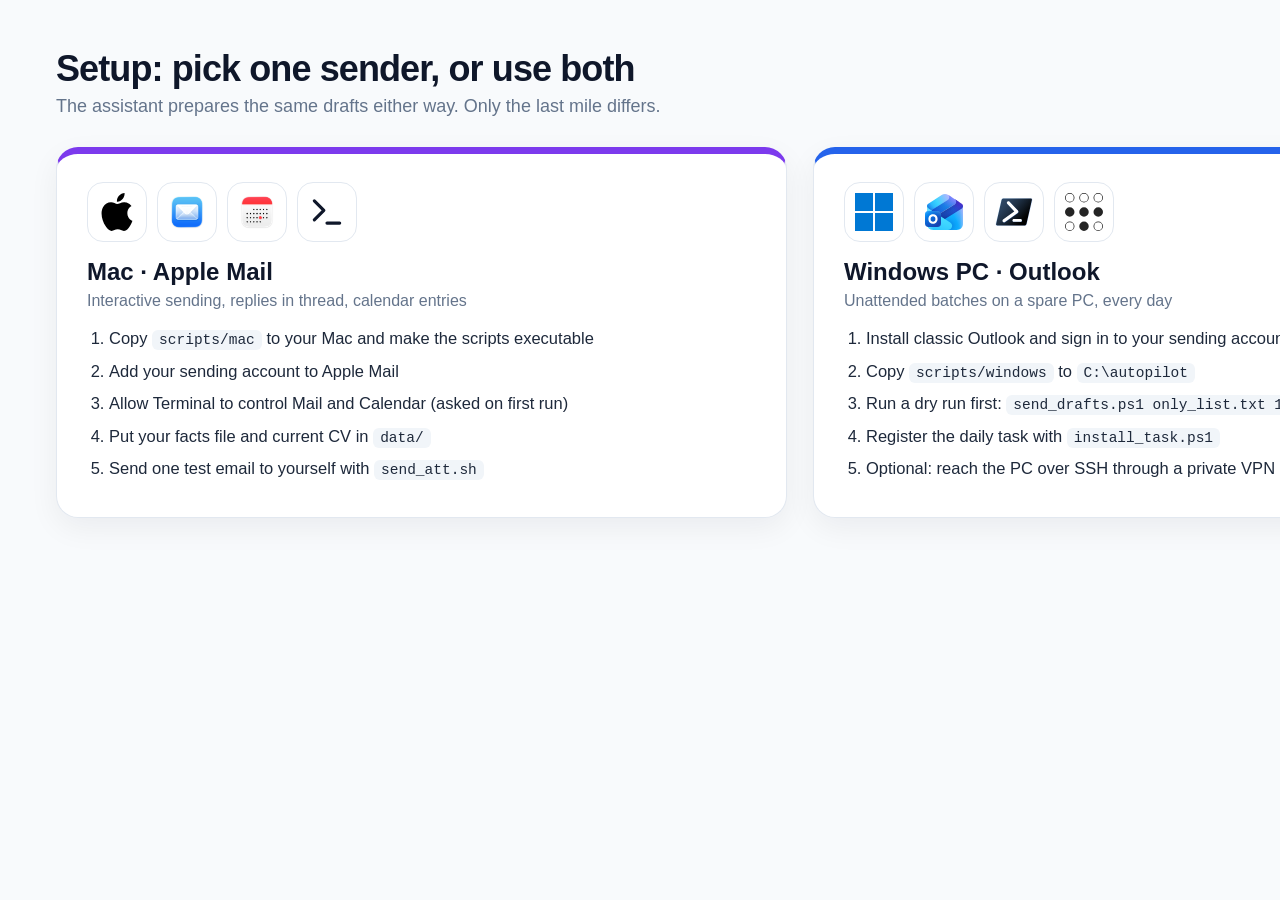
<file: assets/src/setup.html>
<!doctype html><html><head><meta charset="utf-8"><link rel="stylesheet" href="base.css"><style>body{width:1600px;background:#f8fafc;padding:48px 56px}
h1{font-size:36px;font-weight:800;letter-spacing:-.025em} .sub{color:#64748b;font-size:18px;margin-top:6px}
.grid{display:grid;gap:26px;margin-top:30px}
.card{background:#fff;border-radius:22px;border:1px solid #e2e8f0;box-shadow:0 10px 30px rgba(15,23,42,.06);padding:28px 30px;border-top:7px solid var(--c)}
.logos{display:flex;gap:10px;margin-bottom:16px}.logos span{width:60px;height:60px;border-radius:16px;border:1px solid #e2e8f0;display:grid;place-items:center;background:#fff}.logos img{width:38px;height:38px}
h2{font-size:24px;margin-bottom:6px} .role{color:#64748b;font-size:16px;margin-bottom:16px}
ol{margin-left:22px;font-size:16.5px;line-height:1.55;color:#1e293b} ol li{margin:7px 0} code{font-family:ui-monospace,Menlo,monospace;font-size:14.5px;background:#f1f5f9;padding:2px 7px;border-radius:6px}
</style></head><body><h1>Setup: pick one sender, or use both</h1><div class="sub">The assistant prepares the same drafts either way. Only the last mile differs.</div>
<div class="grid" style="grid-template-columns:1fr 1fr">
<div class="card" style="--c:#7c3aed"><div class="logos"><span><img src="[data-uri]"></span><span><img src="[data-uri]"></span><span><img src="[data-uri]"></span><span><img src="[data-uri]"></span></div><h2>Mac · Apple Mail</h2><div class="role">Interactive sending, replies in thread, calendar entries</div><ol><li>Copy <code>scripts/mac</code> to your Mac and make the scripts executable</li><li>Add your sending account to Apple Mail</li><li>Allow Terminal to control Mail and Calendar (asked on first run)</li><li>Put your facts file and current CV in <code>data/</code></li><li>Send one test email to yourself with <code>send_att.sh</code></li></ol></div>
<div class="card" style="--c:#2563eb"><div class="logos"><span><img src="[data-uri]"></span><span><img src="[data-uri]"></span><span><img src="[data-uri]"></span><span><img src="[data-uri]"></span></div><h2>Windows PC · Outlook</h2><div class="role">Unattended batches on a spare PC, every day</div><ol><li>Install classic Outlook and sign in to your sending account</li><li>Copy <code>scripts/windows</code> to <code>C:\autopilot</code></li><li>Run a dry run first: <code>send_drafts.ps1 only_list.txt 100 DryRun</code></li><li>Register the daily task with <code>install_task.ps1</code></li><li>Optional: reach the PC over SSH through a private VPN such as Tailscale</li></ol></div>
</div></body></html>
</file>
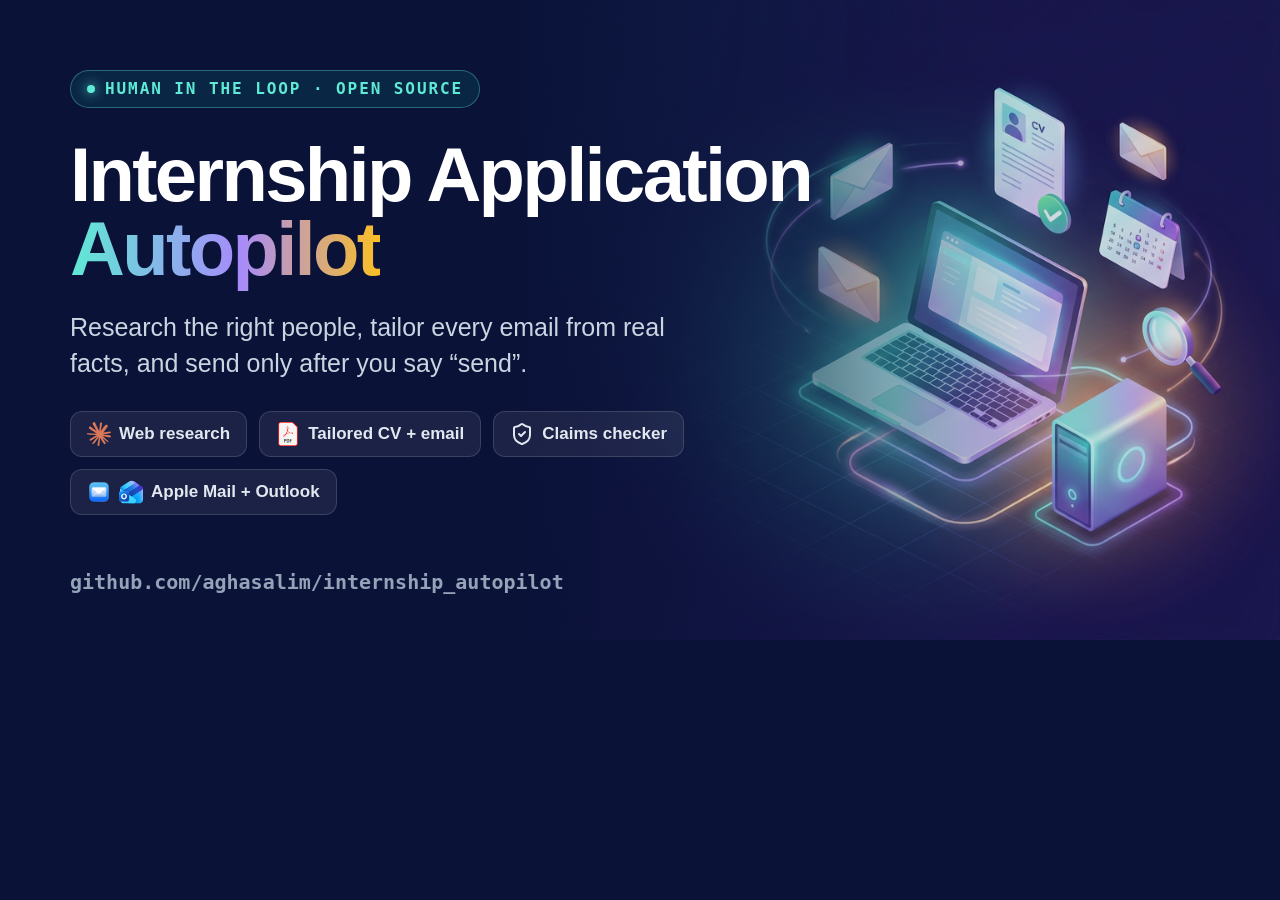
<file: assets/src/social.html>
<!doctype html><html><head><meta charset="utf-8"><link rel="stylesheet" href="base.css"><style>
body{width:1280px;height:640px;overflow:hidden;background:#0a1238 url(hero_bg.png) right center/auto 100% no-repeat;position:relative;color:#fff}
body:before{content:"";position:absolute;inset:0;background:linear-gradient(90deg,#0a1238 0%,#0a1238 40%,rgba(10,18,56,.6) 58%,rgba(10,18,56,.15) 80%)}
.w{position:relative;padding:70px 70px}
.tag{display:inline-flex;gap:10px;align-items:center;font:600 16px/1 ui-monospace,Menlo,monospace;letter-spacing:.12em;text-transform:uppercase;color:#5eead4;background:rgba(20,184,166,.12);border:1px solid rgba(94,234,212,.35);padding:10px 16px;border-radius:99px}
.tag i{width:8px;height:8px;border-radius:50%;background:#5eead4;box-shadow:0 0 12px #5eead4}
h1{font-size:76px;line-height:.98;font-weight:800;letter-spacing:-.035em;margin:30px 0 22px}
h1 span{background:linear-gradient(90deg,#5eead4,#a78bfa 55%,#fbbf24);-webkit-background-clip:text;color:transparent}
p{font-size:25px;line-height:1.45;color:#cbd5e1;max-width:620px}.url{position:absolute;left:70px;bottom:46px;font:600 20px ui-monospace,Menlo,monospace;color:#94a3b8}
.pills{display:flex;flex-wrap:wrap;gap:12px;margin-top:30px;max-width:760px}
.pills b img{width:24px;height:24px;margin-right:8px}.pills b{display:inline-flex;align-items:center;font-weight:600;font-size:17px;padding:10px 16px;border-radius:12px;background:rgba(255,255,255,.07);border:1px solid rgba(255,255,255,.14);color:#e2e8f0}
</style></head><body><div class="w">
<div class="tag"><i></i>human in the loop · open source</div>
<h1>Internship Application<br><span>Autopilot</span></h1>
<p>Research the right people, tailor every email from real facts, and send only after you say&nbsp;“send”.</p>
<div class="pills"><b><img src="[data-uri]">Web research</b><b><img src="[data-uri]">Tailored CV + email</b><b><img src="[data-uri]">Claims checker</b><b><img src="[data-uri]"><img src="[data-uri]">Apple Mail + Outlook</b></div>
</div><div class="url">github.com/aghasalim/internship_autopilot</div></body></html>
</file>
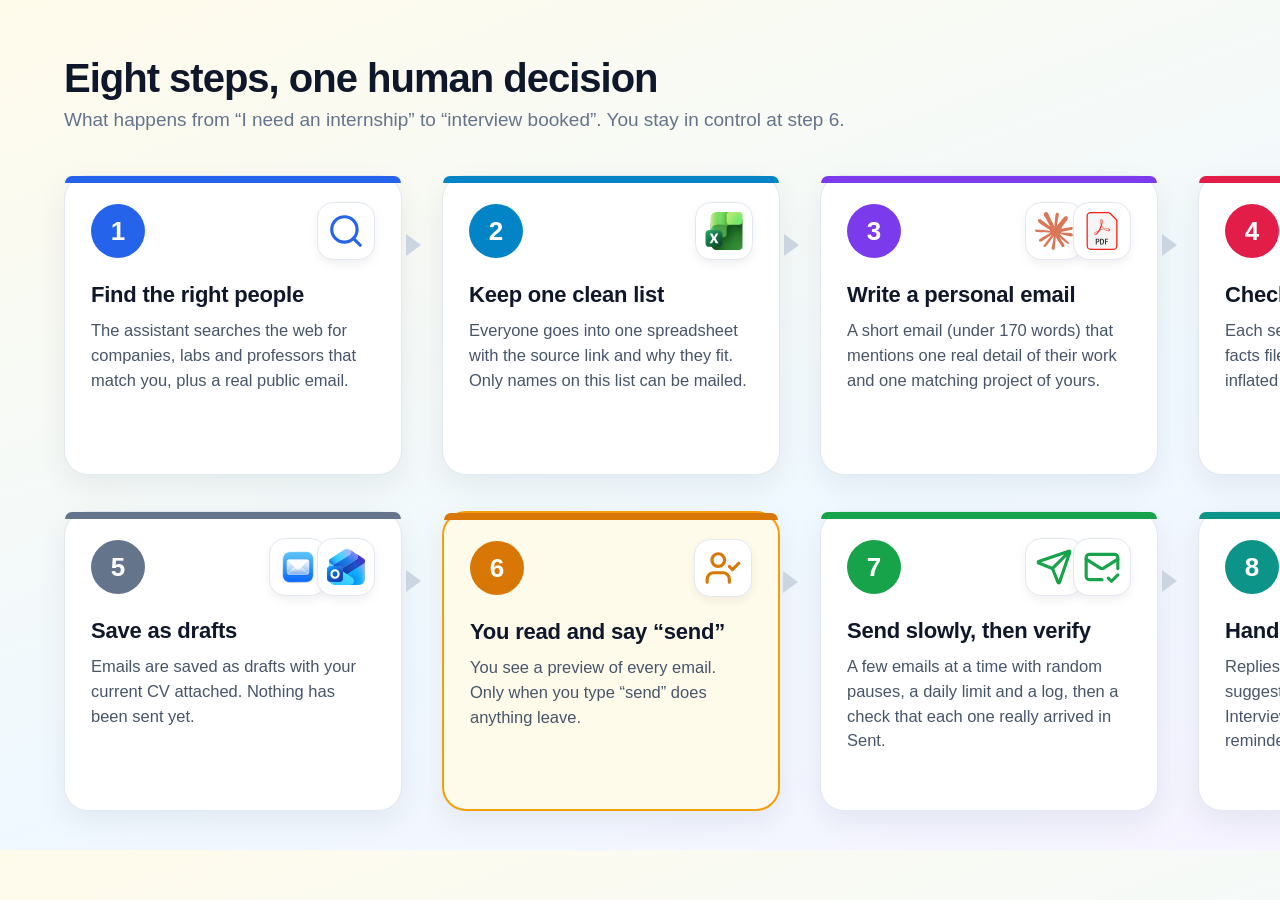
<file: assets/src/workflow.html>
<!doctype html><html><head><meta charset="utf-8"><link rel="stylesheet" href="base.css"><style>
body{width:1600px;height:850px;background:linear-gradient(160deg,#fffbeb,#f0f9ff 60%,#f5f3ff);padding:56px 64px}
h1{font-size:40px;font-weight:800;letter-spacing:-.025em} .sub{font-size:19px;color:var(--muted);margin-top:8px}
.grid{display:grid;grid-template-columns:repeat(4,1fr);gap:36px 40px;margin-top:44px;position:relative}
.card{background:#fff;border-radius:24px;padding:26px 26px 28px;box-shadow:0 10px 30px rgba(15,23,42,.07);border:1px solid #e2e8f0;position:relative;min-height:300px}
.card:before{content:"";position:absolute;left:0;top:0;right:0;height:7px;border-radius:24px 24px 0 0;background:var(--c)}
.card:not(:nth-child(4n)):after{content:"";position:absolute;right:-31px;top:58px;border:11px solid transparent;border-left:15px solid #cbd5e1}
.top{display:flex;align-items:center;justify-content:space-between}
.num{width:54px;height:54px;border-radius:50%;background:var(--c);color:#fff;font-size:26px;font-weight:800;display:grid;place-items:center}
.icons{display:flex} .ic{width:58px;height:58px;border-radius:16px;background:#fff;border:1px solid #e2e8f0;display:grid;place-items:center;margin-left:-10px;box-shadow:0 4px 10px rgba(15,23,42,.06)}
.ic img{width:38px;height:38px}
h3{font-size:22px;margin:22px 0 10px;letter-spacing:-.01em} p{font-size:16.5px;line-height:1.5;color:#475569}
.card:nth-child(6){background:#fffbeb;border:2px solid #f59e0b}
.turn{position:absolute;right:-28px;top:300px;width:60px;height:68px;border:4px solid #cbd5e1;border-left:none;border-radius:0 34px 34px 0}
</style></head><body>
<h1>Eight steps, one human decision</h1><div class="sub">What happens from “I need an internship” to “interview booked”. You stay in control at step 6.</div>
<div class="grid"><div class="card" style="--c:#2563eb"><div class="top"><div class="num">1</div><div class="icons"><span class="ic"><img src="[data-uri]"></span></div></div>
<h3>Find the right people</h3><p>The assistant searches the web for companies, labs and professors that match you, plus a real public email.</p></div><div class="card" style="--c:#0284c7"><div class="top"><div class="num">2</div><div class="icons"><span class="ic"><img src="[data-uri]"></span></div></div>
<h3>Keep one clean list</h3><p>Everyone goes into one spreadsheet with the source link and why they fit. Only names on this list can be mailed.</p></div><div class="card" style="--c:#7c3aed"><div class="top"><div class="num">3</div><div class="icons"><span class="ic"><img src="[data-uri]"></span><span class="ic"><img src="[data-uri]"></span></div></div>
<h3>Write a personal email</h3><p>A short email (under 170 words) that mentions one real detail of their work and one matching project of yours.</p></div><div class="card" style="--c:#e11d48"><div class="top"><div class="num">4</div><div class="icons"><span class="ic"><img src="[data-uri]"></span></div></div>
<h3>Check every claim</h3><p>Each sentence is compared to your facts file. Anything that isn't true or is inflated gets removed.</p></div><div class="card" style="--c:#64748b"><div class="top"><div class="num">5</div><div class="icons"><span class="ic"><img src="[data-uri]"></span><span class="ic"><img src="[data-uri]"></span></div></div>
<h3>Save as drafts</h3><p>Emails are saved as drafts with your current CV attached. Nothing has been sent yet.</p></div><div class="card" style="--c:#d97706"><div class="top"><div class="num">6</div><div class="icons"><span class="ic"><img src="[data-uri]"></span></div></div>
<h3>You read and say “send”</h3><p>You see a preview of every email. Only when you type “send” does anything leave.</p></div><div class="card" style="--c:#16a34a"><div class="top"><div class="num">7</div><div class="icons"><span class="ic"><img src="[data-uri]"></span><span class="ic"><img src="[data-uri]"></span></div></div>
<h3>Send slowly, then verify</h3><p>A few emails at a time with random pauses, a daily limit and a log, then a check that each one really arrived in Sent.</p></div><div class="card" style="--c:#0d9488"><div class="top"><div class="num">8</div><div class="icons"><span class="ic"><img src="[data-uri]"></span><span class="ic"><img src="[data-uri]"></span></div></div>
<h3>Handle replies & meetings</h3><p>Replies are summarised with a suggested answer for you to approve. Interviews go into your calendar with reminders.</p></div></div></body></html>
</file>
<file: assets/src/base.css>
:root{--ink:#0f172a;--muted:#64748b;--line:#e2e8f0;--bg:#f8fafc;--navy:#0b1437;--teal:#14b8a6;--violet:#7c3aed;--amber:#f59e0b;--rose:#e11d48;--blue:#2563eb;--green:#16a34a}
*{box-sizing:border-box;margin:0;padding:0}
body{font-family:-apple-system,BlinkMacSystemFont,"SF Pro Display","Segoe UI",Inter,Helvetica,Arial,sans-serif;color:var(--ink);-webkit-font-smoothing:antialiased}
</file>
